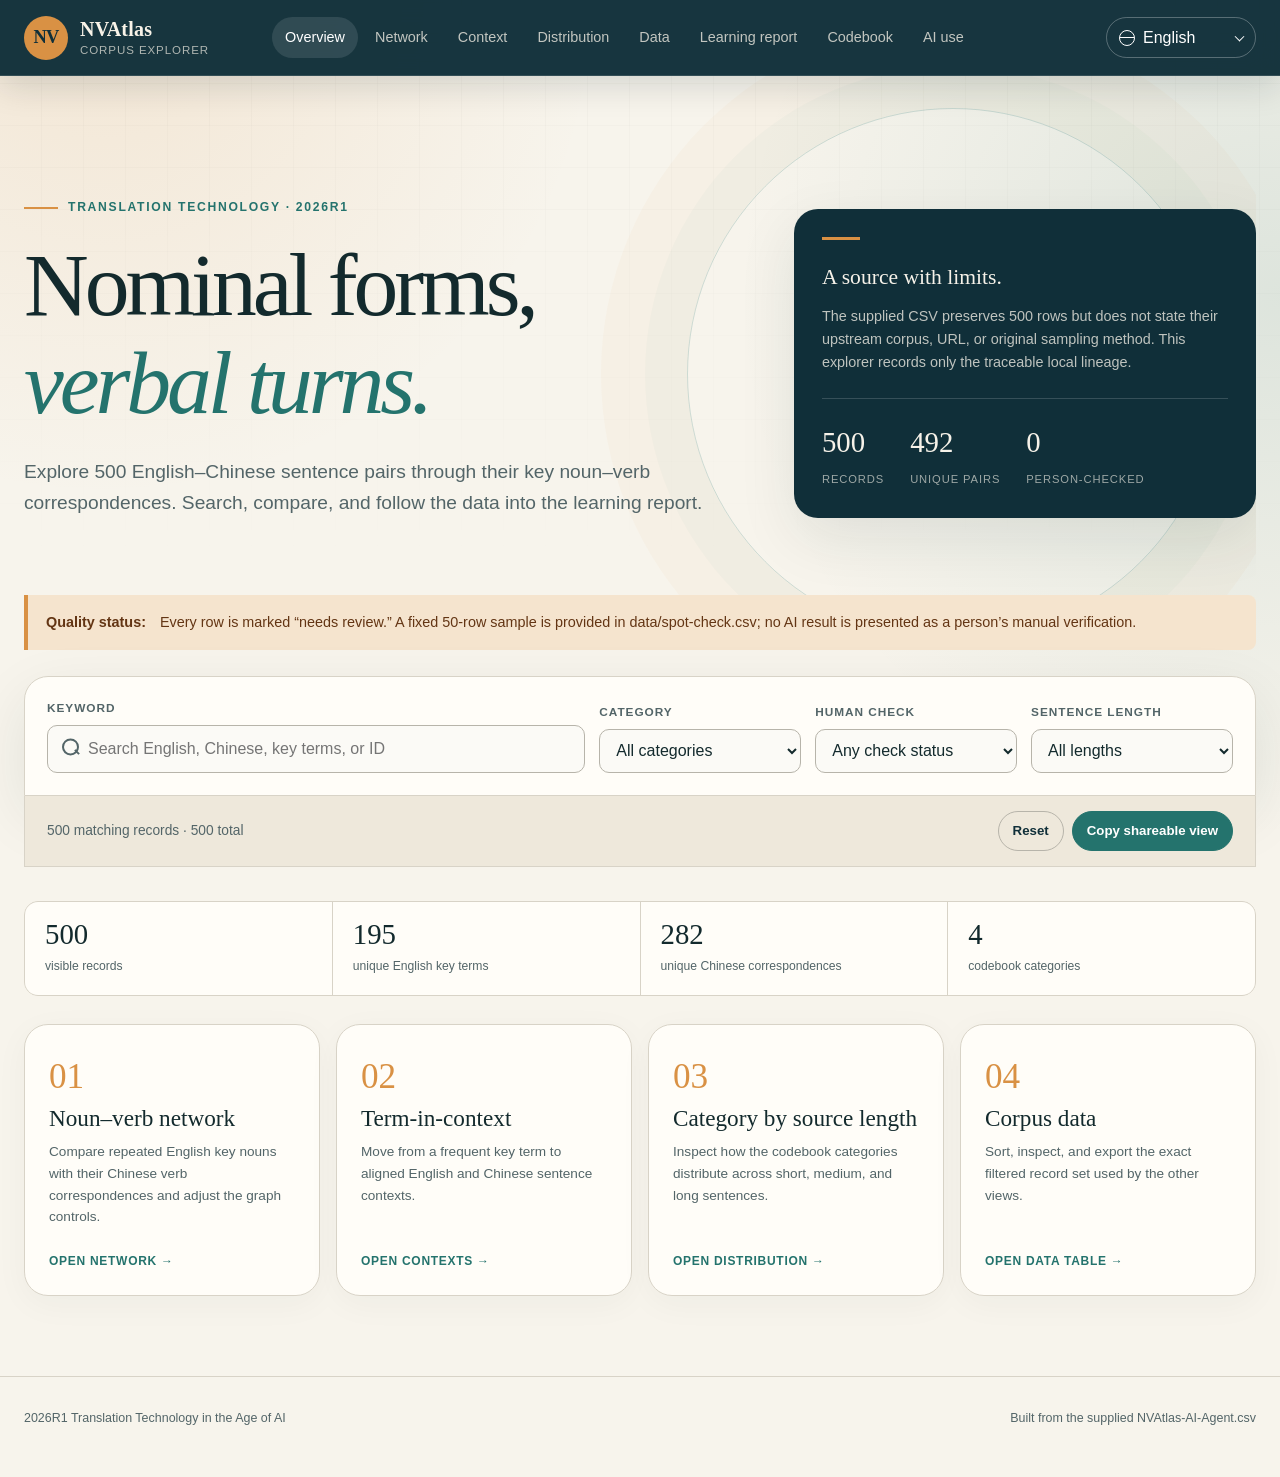
<file: index.html>
<!doctype html>
<html lang="en" data-lang="en">
  <head>
    <meta charset="utf-8">
    <meta name="viewport" content="width=device-width, initial-scale=1">
    <meta name="description" content="A bilingual English and Traditional Chinese corpus explorer for translation research.">
    <title>NVAtlas Corpus Explorer</title>
    <link rel="icon" href="assets/favicon.svg" type="image/svg+xml">
    <link rel="stylesheet" href="assets/styles.css">
    <script src="assets/site.js" defer></script>
    <script src="assets/app.js" defer></script>
  </head>
  <body data-page="overview">
    <a class="skip-link" href="#main" data-en="Skip to content" data-zh="跳至主要內容"></a>
    <header class="site-header">
      <a class="brand" href="index.html" data-aria-en="NVAtlas home" data-aria-zh="NVAtlas 首頁">
        <span class="brand-mark" aria-hidden="true">NV</span>
        <span class="brand-copy">
          <strong>NVAtlas</strong>
          <small data-i18n="brandTagline"></small>
        </span>
      </a>
      <nav class="site-nav" data-aria-en="Main navigation" data-aria-zh="主要導覽">
        <a href="index.html" data-page="overview" data-i18n="navOverview" data-preserve-query></a>
        <a href="network.html" data-page="network" data-i18n="navNetwork" data-preserve-query></a>
        <a href="terms.html" data-page="terms" data-i18n="navTerms" data-preserve-query></a>
        <a href="distribution.html" data-page="distribution" data-i18n="navDistribution" data-preserve-query></a>
        <a href="data.html" data-page="data" data-i18n="navData" data-preserve-query></a>
        <a href="report.html" data-page="report" data-i18n="navReport" data-preserve-query></a>
        <a href="codebook.html" data-page="codebook" data-i18n="navCodebook" data-preserve-query></a>
        <a href="ai-use.html" data-page="ai" data-i18n="navAI" data-preserve-query></a>
      </nav>
      <label class="language-picker">
        <span class="globe" aria-hidden="true"></span>
        <span class="sr-only" data-en="Interface language" data-zh="介面語言"></span>
        <select id="languageSelect" class="language-select" data-aria-en="Interface language" data-aria-zh="介面語言">
          <option value="en">English</option>
          <option value="zh">繁體中文</option>
        </select>
      </label>
    </header>

    <main id="main" class="page-shell">
      <section class="hero" aria-labelledby="hero-title">
        <div>
          <p class="eyebrow">Translation technology · 2026R1</p>
          <h1 id="hero-title">
            <span data-en="Nominal forms," data-zh="名詞形式，"></span>
            <em data-en="verbal turns." data-zh="動詞轉向。"></em>
          </h1>
          <p class="hero-lead">
            <span
              data-en="Explore 500 English–Chinese sentence pairs through their key noun–verb correspondences. Search, compare, and follow the data into the learning report."
              data-zh="透過關鍵名詞與動詞的對應關係，探索 500 組英中句對。你可以搜尋、比較，並沿著資料走進學習報告。"
            ></span>
          </p>
        </div>
        <aside class="hero-note" aria-labelledby="source-note-title">
          <strong id="source-note-title" data-en="A source with limits." data-zh="有界限的來源。"></strong>
          <p
            data-en="The supplied CSV preserves 500 rows but does not state their upstream corpus, URL, or original sampling method. This explorer records only the traceable local lineage."
            data-zh="提供的 CSV 保留 500 筆資料，但沒有註明上游語料庫、網址或原本的取樣方法。本探索器只記錄可追溯的本機來源。"
          ></p>
          <div class="note-stat">
            <div>
              <span id="heroRecordCount">500</span>
              <small data-en="records" data-zh="筆記錄"></small>
            </div>
            <div>
              <span id="heroPairCount">492</span>
              <small data-en="unique pairs" data-zh="組不重複句對"></small>
            </div>
            <div>
              <span id="heroCheckedCount">0</span>
              <small data-en="person-checked" data-zh="筆人工核查"></small>
            </div>
          </div>
        </aside>
      </section>

      <section class="workspace" aria-labelledby="explorer-title">
        <div class="alert" role="note">
          <strong data-en="Quality status:" data-zh="品質狀態："></strong>
          <span
            data-en="Every row is marked “needs review.” A fixed 50-row sample is provided in data/spot-check.csv; no AI result is presented as a person’s manual verification."
            data-zh="所有資料均標示為「待人工複核」。data/spot-check.csv 已提供固定的 50 筆樣本；網站不會把 AI 結果冒充為人工核查。"
          ></span>
        </div>

        <h2 class="sr-only" id="explorer-title">Corpus explorer</h2>
        <form class="control-deck" id="filterForm" autocomplete="off">
          <div class="field">
            <label for="searchInput" data-en="Keyword" data-zh="關鍵詞"></label>
            <div class="search-wrap">
              <input
                id="searchInput"
                name="q"
                type="search"
                data-placeholder-en="Search English, Chinese, key terms, or ID"
                data-placeholder-zh="搜尋英文、中文、關鍵詞或編號"
              >
            </div>
          </div>
          <div class="field">
            <label for="categoryFilter" data-en="Category" data-zh="類別"></label>
            <select id="categoryFilter" name="category">
              <option value="" data-i18n="filterAllCategories"></option>
              <option value="action_process" data-i18n="categoryAction"></option>
              <option value="result_process" data-i18n="categoryResult"></option>
              <option value="state_quality" data-i18n="categoryState"></option>
              <option value="lexical_root" data-i18n="categoryRoot"></option>
            </select>
          </div>
          <div class="field">
            <label for="checkedFilter" data-en="Human check" data-zh="人工核查"></label>
            <select id="checkedFilter" name="checked">
              <option value="" data-i18n="filterAnyCheck"></option>
              <option value="yes" data-i18n="filterChecked"></option>
              <option value="no" data-i18n="filterUnchecked"></option>
            </select>
          </div>
          <div class="field">
            <label for="lengthFilter" data-en="Sentence length" data-zh="句子長度"></label>
            <select id="lengthFilter" name="length">
              <option value="" data-i18n="filterAllLengths"></option>
              <option value="short" data-i18n="lengthShort"></option>
              <option value="medium" data-i18n="lengthMedium"></option>
              <option value="long" data-i18n="lengthLong"></option>
            </select>
          </div>
        </form>

        <div class="workspace-footer">
          <div class="result-summary" id="resultSummary" aria-live="polite"></div>
          <div class="button-row">
            <button class="btn" id="resetFilters" type="button" data-en="Reset" data-zh="重設"></button>
            <button class="btn btn-primary" id="shareView" type="button" data-en="Copy shareable view" data-zh="複製分享連結"></button>
          </div>
        </div>

        <div class="stats-strip" aria-label="Corpus summary">
          <div class="stat">
            <span class="stat-value" id="visibleCount">500</span>
            <span class="stat-label" data-en="visible records" data-zh="目前顯示記錄"></span>
          </div>
          <div class="stat">
            <span class="stat-value" id="termCount">195</span>
            <span class="stat-label" data-en="unique English key terms" data-zh="個不重複英文關鍵詞"></span>
          </div>
          <div class="stat">
            <span class="stat-value" id="targetTermCount">282</span>
            <span class="stat-label" data-en="unique Chinese correspondences" data-zh="個不重複中文對應詞"></span>
          </div>
          <div class="stat">
            <span class="stat-value" id="categoryCount">4</span>
            <span class="stat-label" data-en="codebook categories" data-zh="個分類手冊類別"></span>
          </div>
        </div>

        <nav class="view-index" data-aria-en="Corpus views" data-aria-zh="語料檢視">
          <a class="view-card" href="network.html" data-preserve-query>
            <div>
              <span class="view-number">01</span>
              <h3 data-en="Noun–verb network" data-zh="名詞–動詞網絡"></h3>
              <p data-en="Compare repeated English key nouns with their Chinese verb correspondences and adjust the graph controls." data-zh="比較重複出現的英文關鍵名詞與其中文動詞對應，並調整網絡控制項。"></p>
            </div>
            <span class="view-open" data-en="Open network →" data-zh="開啟網絡圖 →"></span>
          </a>
          <a class="view-card" href="terms.html" data-preserve-query>
            <div>
              <span class="view-number">02</span>
              <h3 data-en="Term-in-context" data-zh="詞語與上下文"></h3>
              <p data-en="Move from a frequent key term to aligned English and Chinese sentence contexts." data-zh="由高頻關鍵詞進入對齊的英文與中文句子上下文。"></p>
            </div>
            <span class="view-open" data-en="Open contexts →" data-zh="開啟上下文 →"></span>
          </a>
          <a class="view-card" href="distribution.html" data-preserve-query>
            <div>
              <span class="view-number">03</span>
              <h3 data-en="Category by source length" data-zh="類別與原文長度"></h3>
              <p data-en="Inspect how the codebook categories distribute across short, medium, and long sentences." data-zh="檢視分類手冊中的類別如何分佈於短、中、長句子。"></p>
            </div>
            <span class="view-open" data-en="Open distribution →" data-zh="開啟分佈圖 →"></span>
          </a>
          <a class="view-card" href="data.html" data-preserve-query>
            <div>
              <span class="view-number">04</span>
              <h3 data-en="Corpus data" data-zh="語料資料"></h3>
              <p data-en="Sort, inspect, and export the exact filtered record set used by the other views." data-zh="排序、檢查並匯出其他檢視使用的同一組篩選記錄。"></p>
            </div>
            <span class="view-open" data-en="Open data table →" data-zh="開啟資料表 →"></span>
          </a>
        </nav>
      </section>
    </main>

    <footer class="site-footer">
      <div class="page-shell">
        <span data-i18n="footerProject"></span>
        <span data-i18n="footerSource"></span>
      </div>
    </footer>
    <div class="toast" id="toast" role="status" aria-live="polite"></div>
  </body>
</html>
</file>
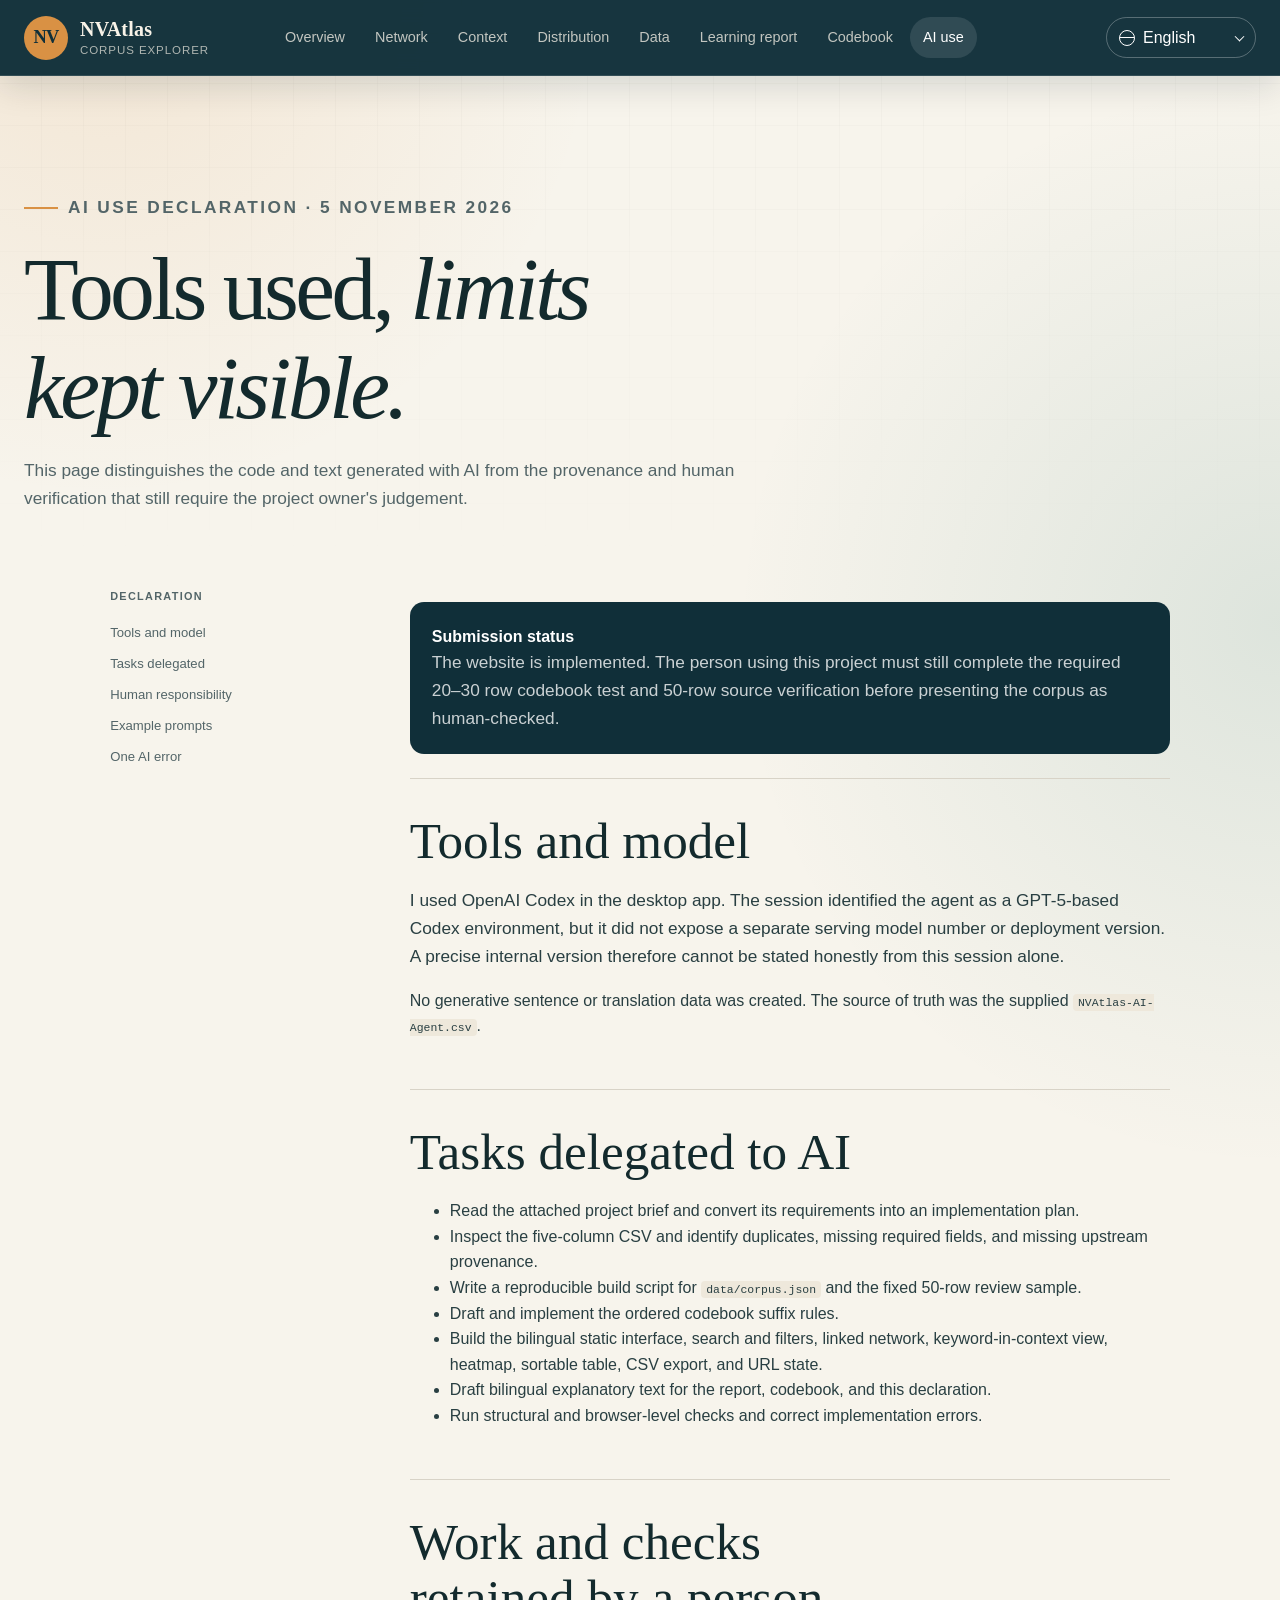
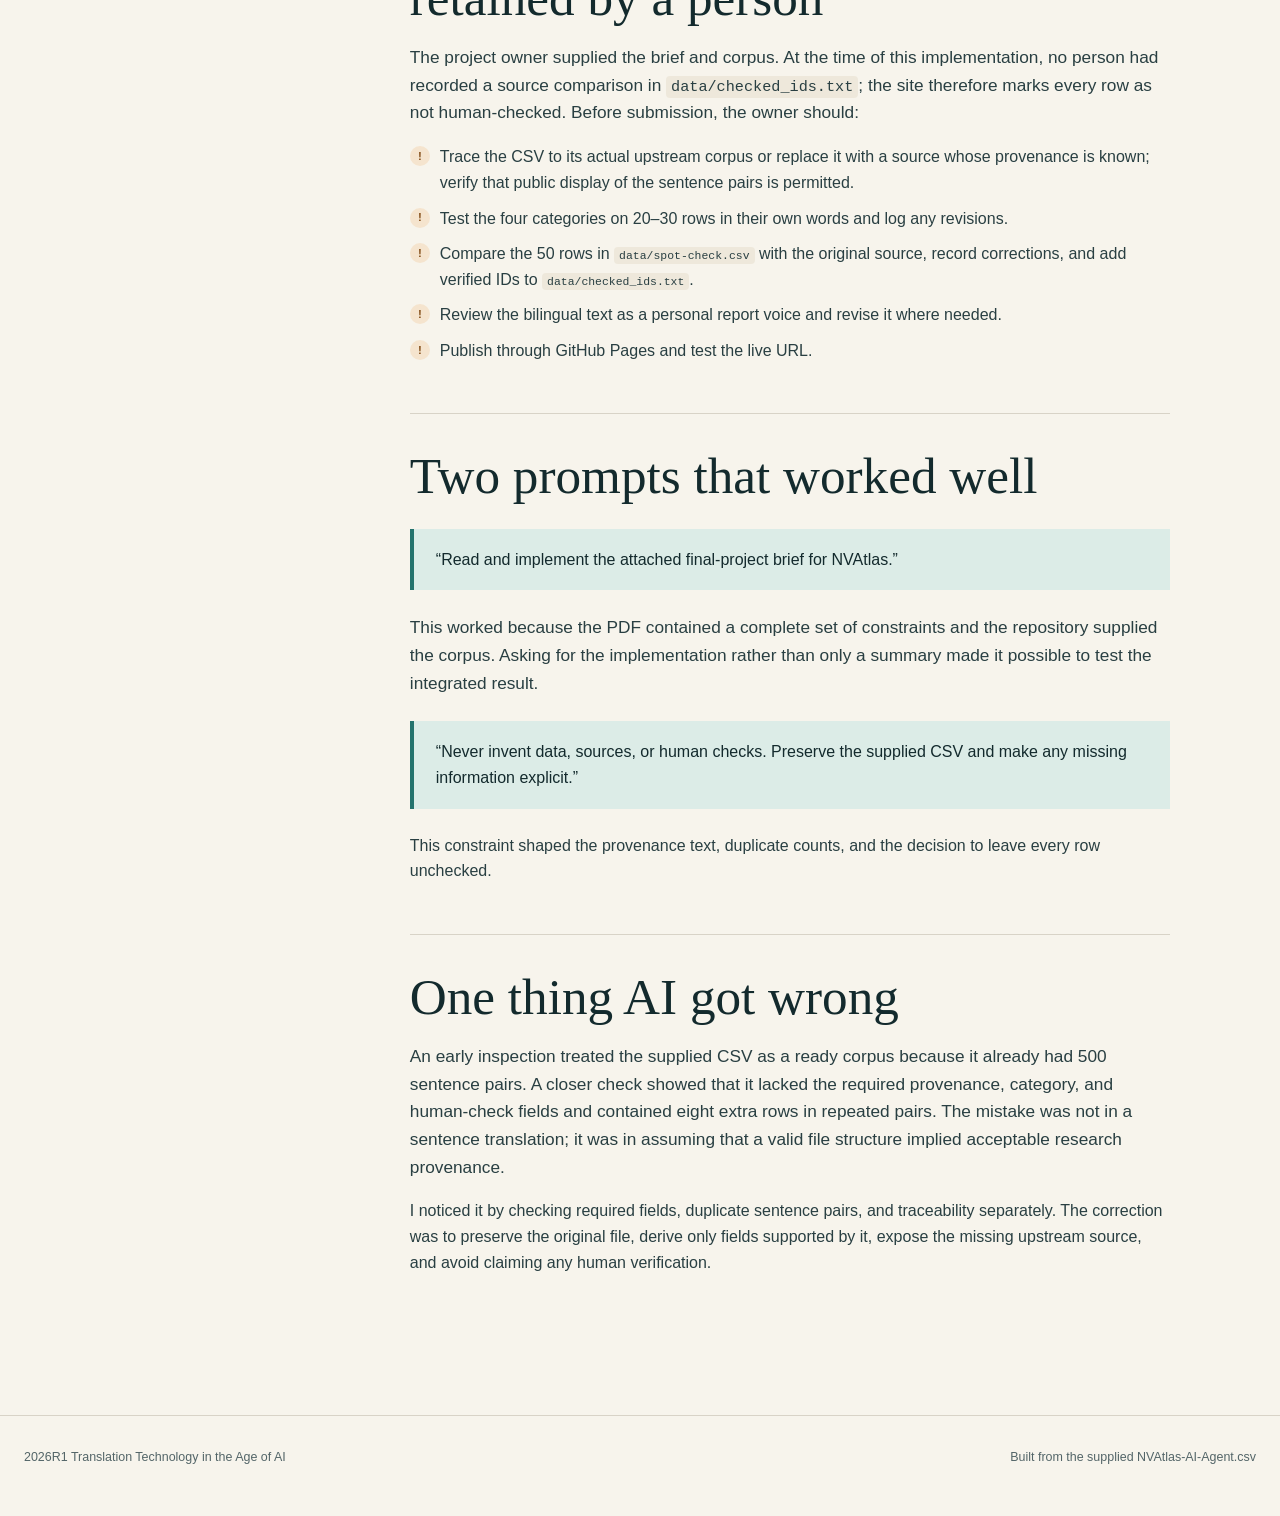
<file: ai-use.html>
<!doctype html>
<html lang="en" data-lang="en">
  <head>
    <meta charset="utf-8">
    <meta name="viewport" content="width=device-width, initial-scale=1">
    <meta name="description" content="AI use declaration for the NVAtlas corpus project.">
    <title>AI use declaration · NVAtlas</title>
    <link rel="icon" href="assets/favicon.svg" type="image/svg+xml">
    <link rel="stylesheet" href="assets/styles.css">
    <script src="assets/site.js" defer></script>
  </head>
  <body data-page="ai">
    <a class="skip-link" href="#main" data-en="Skip to content" data-zh="跳至主要內容"></a>
    <header class="site-header">
      <a class="brand" href="index.html" data-aria-en="NVAtlas home" data-aria-zh="NVAtlas 首頁">
        <span class="brand-mark" aria-hidden="true">NV</span>
        <span class="brand-copy">
          <strong>NVAtlas</strong>
          <small data-i18n="brandTagline"></small>
        </span>
      </a>
      <nav class="site-nav" data-aria-en="Main navigation" data-aria-zh="主要導覽">
        <a href="index.html" data-page="overview" data-i18n="navOverview" data-preserve-query></a>
        <a href="network.html" data-page="network" data-i18n="navNetwork" data-preserve-query></a>
        <a href="terms.html" data-page="terms" data-i18n="navTerms" data-preserve-query></a>
        <a href="distribution.html" data-page="distribution" data-i18n="navDistribution" data-preserve-query></a>
        <a href="data.html" data-page="data" data-i18n="navData" data-preserve-query></a>
        <a href="report.html" data-page="report" data-i18n="navReport" data-preserve-query></a>
        <a href="codebook.html" data-page="codebook" data-i18n="navCodebook" data-preserve-query></a>
        <a href="ai-use.html" data-page="ai" data-i18n="navAI" data-preserve-query></a>
      </nav>
      <label class="language-picker">
        <span class="globe" aria-hidden="true"></span>
        <span class="sr-only" data-en="Interface language" data-zh="介面語言"></span>
        <select id="languageSelect" class="language-select" data-aria-en="Interface language" data-aria-zh="介面語言">
          <option value="en">English</option>
          <option value="zh">繁體中文</option>
        </select>
      </label>
    </header>

    <main id="main" class="page-shell">
      <section class="editorial-hero">
        <p class="eyebrow">AI use declaration · 5 November 2026</p>
        <h1>
          <span data-en="Tools used," data-zh="使用了工具，"></span>
          <em data-en="limits kept visible." data-zh="也保留了界限。"></em>
        </h1>
        <p
          data-en="This page distinguishes the code and text generated with AI from the provenance and human verification that still require the project owner's judgement."
          data-zh="本頁區分由 AI 協助生成的程式碼與文字，以及仍需專案擁有者判斷的來源追溯與人工核查。"
        ></p>
      </section>

      <div class="article-layout">
        <nav class="article-toc" aria-label="Declaration contents">
          <strong data-en="Declaration" data-zh="聲明內容"></strong>
          <a href="#tools" data-en="Tools and model" data-zh="工具與模型"></a>
          <a href="#tasks" data-en="Tasks delegated" data-zh="委託工作"></a>
          <a href="#human" data-en="Human responsibility" data-zh="人的責任"></a>
          <a href="#prompts" data-en="Example prompts" data-zh="提示例子"></a>
          <a href="#error" data-en="One AI error" data-zh="一次 AI 錯誤"></a>
        </nav>

        <article class="article">
          <div class="callout">
            <strong data-en="Submission status" data-zh="提交狀態"></strong>
            <p
              data-en="The website is implemented. The person using this project must still complete the required 20–30 row codebook test and 50-row source verification before presenting the corpus as human-checked."
              data-zh="網站已完成。使用本專案的人仍須完成規定的 20–30 筆分類手冊測試，以及 50 筆來源核查，才可把語料呈現為已人工檢查。"
            ></p>
          </div>

          <section id="tools">
            <div class="lang-version" data-lang="en">
              <h2>Tools and model</h2>
              <p>
                I used OpenAI Codex in the desktop app. The session identified the
                agent as a GPT-5-based Codex environment, but it did not expose a
                separate serving model number or deployment version. A precise
                internal version therefore cannot be stated honestly from this
                session alone.
              </p>
              <p>
                No generative sentence or translation data was created. The source of
                truth was the supplied <code>NVAtlas-AI-Agent.csv</code>.
              </p>
            </div>
            <div class="lang-version" data-lang="zh" hidden>
              <h2>工具與模型</h2>
              <p>
                我使用桌面版 OpenAI Codex。本次工作階段把代理識別為以 GPT-5
                為基礎的 Codex 環境，但沒有另外顯示服務模型編號或部署版本。因此，單憑本次工作階段無法誠實地寫出更精確的內部版本。
              </p>
              <p>
                沒有生成任何句子或翻譯資料。唯一資料來源是提供的
                <code>NVAtlas-AI-Agent.csv</code>。
              </p>
            </div>
          </section>

          <section id="tasks">
            <div class="lang-version" data-lang="en">
              <h2>Tasks delegated to AI</h2>
              <ul>
                <li>Read the attached project brief and convert its requirements into an implementation plan.</li>
                <li>Inspect the five-column CSV and identify duplicates, missing required fields, and missing upstream provenance.</li>
                <li>Write a reproducible build script for <code>data/corpus.json</code> and the fixed 50-row review sample.</li>
                <li>Draft and implement the ordered codebook suffix rules.</li>
                <li>Build the bilingual static interface, search and filters, linked network, keyword-in-context view, heatmap, sortable table, CSV export, and URL state.</li>
                <li>Draft bilingual explanatory text for the report, codebook, and this declaration.</li>
                <li>Run structural and browser-level checks and correct implementation errors.</li>
              </ul>
            </div>
            <div class="lang-version" data-lang="zh" hidden>
              <h2>交由 AI 執行的工作</h2>
              <ul>
                <li>閱讀附上的專案說明，把要求轉換為實作計劃。</li>
                <li>檢查五欄 CSV，找重複資料、缺少的必要欄位及缺失的上游來源。</li>
                <li>撰寫可重現的建置腳本，生成 <code>data/corpus.json</code> 及固定 50 筆核查樣本。</li>
                <li>草擬並實作有次序的分類手冊字尾規則。</li>
                <li>建立雙語靜態介面、搜尋及篩選、互相連結的網絡圖、關鍵詞上下文、熱圖、可排序表格、CSV 匯出和網址狀態。</li>
                <li>草擬學習報告、分類手冊及本聲明的雙語文字。</li>
                <li>進行結構及瀏覽器測試，修正實作錯誤。</li>
              </ul>
            </div>
          </section>

          <section id="human">
            <div class="lang-version" data-lang="en">
              <h2>Work and checks retained by a person</h2>
              <p>
                The project owner supplied the brief and corpus. At the time of this
                implementation, no person had recorded a source comparison in
                <code>data/checked_ids.txt</code>; the site therefore marks every row
                as not human-checked. Before submission, the owner should:
              </p>
              <ul class="checklist">
                <li class="pending">Trace the CSV to its actual upstream corpus or replace it with a source whose provenance is known; verify that public display of the sentence pairs is permitted.</li>
                <li class="pending">Test the four categories on 20–30 rows in their own words and log any revisions.</li>
                <li class="pending">Compare the 50 rows in <code>data/spot-check.csv</code> with the original source, record corrections, and add verified IDs to <code>data/checked_ids.txt</code>.</li>
                <li class="pending">Review the bilingual text as a personal report voice and revise it where needed.</li>
                <li class="pending">Publish through GitHub Pages and test the live URL.</li>
              </ul>
            </div>
            <div class="lang-version" data-lang="zh" hidden>
              <h2>由人保留的工作與核查</h2>
              <p>
                專案擁有者提供了工作說明及語料。截至本次實作，尚未有人在
                <code>data/checked_ids.txt</code> 記錄來源比對結果，因此網站把所有記錄標為未經人工核查。提交前，擁有者應：
              </p>
              <ul class="checklist">
                <li class="pending">追溯 CSV 的真正上游語料庫，或改用來源清楚的資料，並確認句對可在網上公開展示。</li>
                <li class="pending">用自己的文字在 20–30 筆資料上測試四個類別，並記錄任何修訂。</li>
                <li class="pending">把 <code>data/spot-check.csv</code> 的 50 筆資料與原始來源比對，記錄修正，並把核實編號加入 <code>data/checked_ids.txt</code>。</li>
                <li class="pending">以個人報告語氣檢視雙語文字，並按需要改寫。</li>
                <li class="pending">透過 GitHub Pages 發佈並測試實際網址。</li>
              </ul>
            </div>
          </section>

          <section id="prompts">
            <div class="lang-version" data-lang="en">
              <h2>Two prompts that worked well</h2>
              <blockquote>
                “Read and implement the attached final-project brief for NVAtlas.”
              </blockquote>
              <p>
                This worked because the PDF contained a complete set of constraints and
                the repository supplied the corpus. Asking for the implementation
                rather than only a summary made it possible to test the integrated
                result.
              </p>
              <blockquote>
                “Never invent data, sources, or human checks. Preserve the supplied CSV
                and make any missing information explicit.”
              </blockquote>
              <p>
                This constraint shaped the provenance text, duplicate counts, and the
                decision to leave every row unchecked.
              </p>
            </div>
            <div class="lang-version" data-lang="zh" hidden>
              <h2>兩個有效的提示</h2>
              <blockquote>
                「閱讀並為 NVAtlas 實作附上的期末專案說明。」
              </blockquote>
              <p>
                這個提示有效，因為 PDF 包含完整限制，而儲存庫提供了語料。要求直接實作而不只是摘要，使我能夠測試整合後的成果。
              </p>
              <blockquote>
                「不要捏造資料、來源或人工核查。保留提供的 CSV，並清楚呈現任何缺失資訊。」
              </blockquote>
              <p>
                這項限制決定了來源文字、重複計數方式，以及把所有記錄保持為未核查狀態的選擇。
              </p>
            </div>
          </section>

          <section id="error">
            <div class="lang-version" data-lang="en">
              <h2>One thing AI got wrong</h2>
              <p>
                An early inspection treated the supplied CSV as a ready corpus because
                it already had 500 sentence pairs. A closer check showed that it lacked
                the required provenance, category, and human-check fields and contained
                eight extra rows in repeated pairs. The mistake was not in a sentence
                translation; it was in assuming that a valid file structure implied
                acceptable research provenance.
              </p>
              <p>
                I noticed it by checking required fields, duplicate sentence pairs, and
                traceability separately. The correction was to preserve the original
                file, derive only fields supported by it, expose the missing upstream
                source, and avoid claiming any human verification.
              </p>
            </div>
            <div class="lang-version" data-lang="zh" hidden>
              <h2>AI 做錯的一件事</h2>
              <p>
                初步檢查曾因提供的 CSV 已有 500 組句對，而把它當成可直接使用的完整語料。進一步核查後發現，它缺少必要的來源、分類和人工核查欄位，並且有八筆額外記錄落在重複句對中。錯誤不在句子翻譯，而在誤以為檔案結構有效便代表研究來源可接受。
              </p>
              <p>
                我透過分別檢查必要欄位、重複句對及可追溯性發現問題。修正方式是保留原始檔案、只推導它實際支持的欄位、公開缺失的上游來源，並避免聲稱任何人工核查已完成。
              </p>
            </div>
          </section>
        </article>
      </div>
    </main>

    <footer class="site-footer">
      <div class="page-shell">
        <span data-i18n="footerProject"></span>
        <span data-i18n="footerSource"></span>
      </div>
    </footer>
  </body>
</html>
</file>
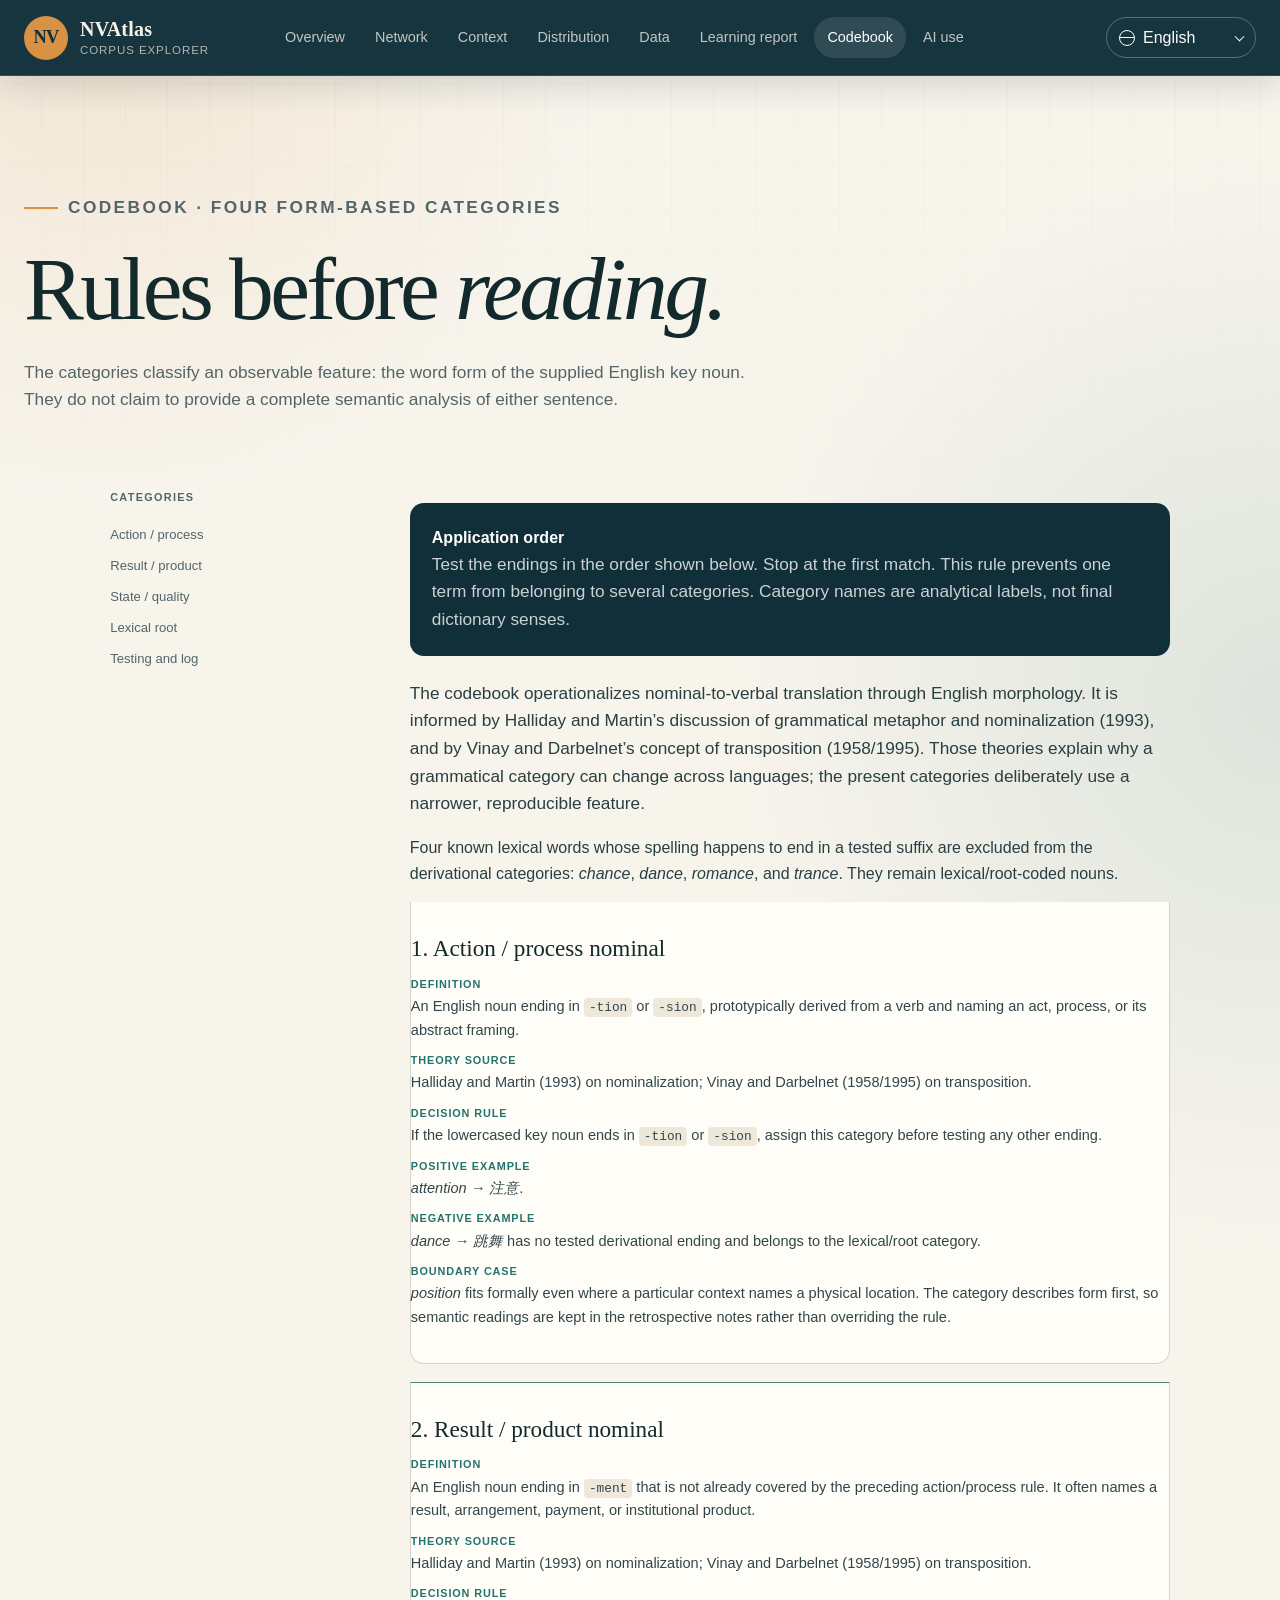
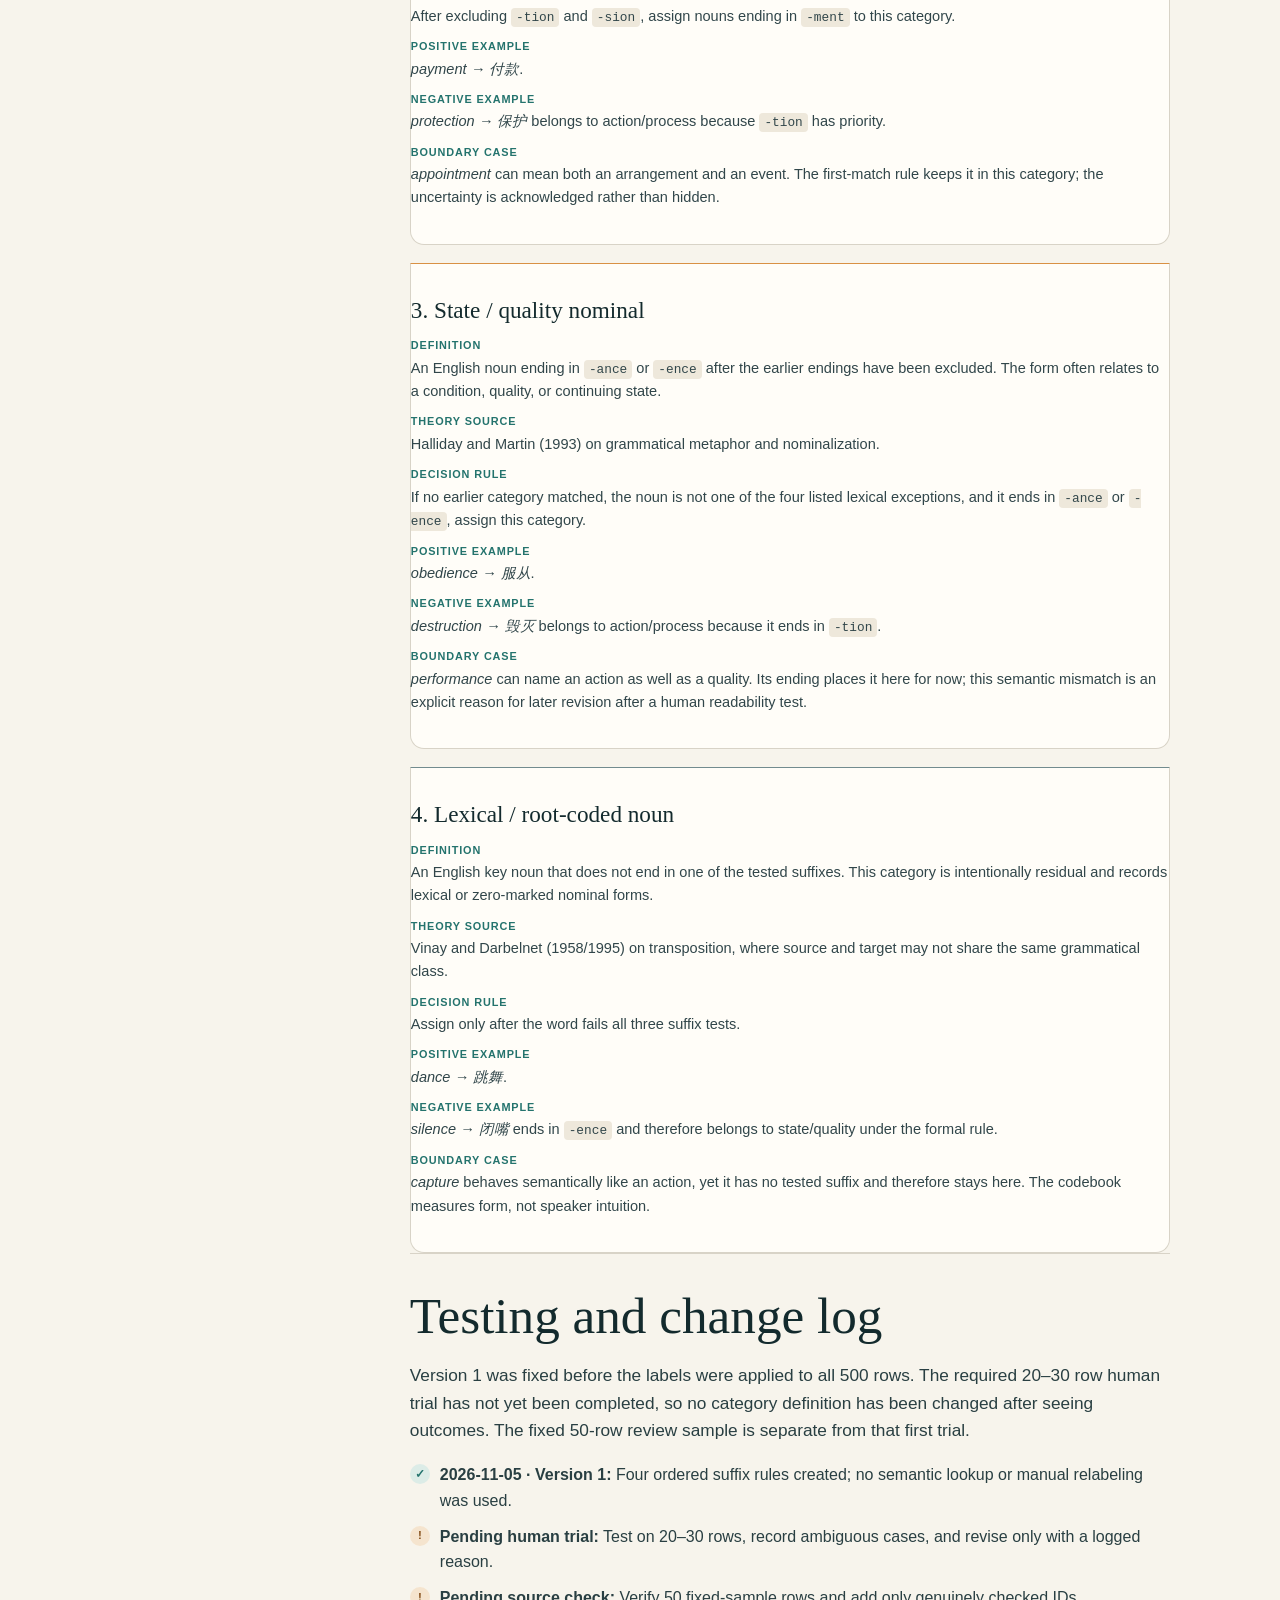
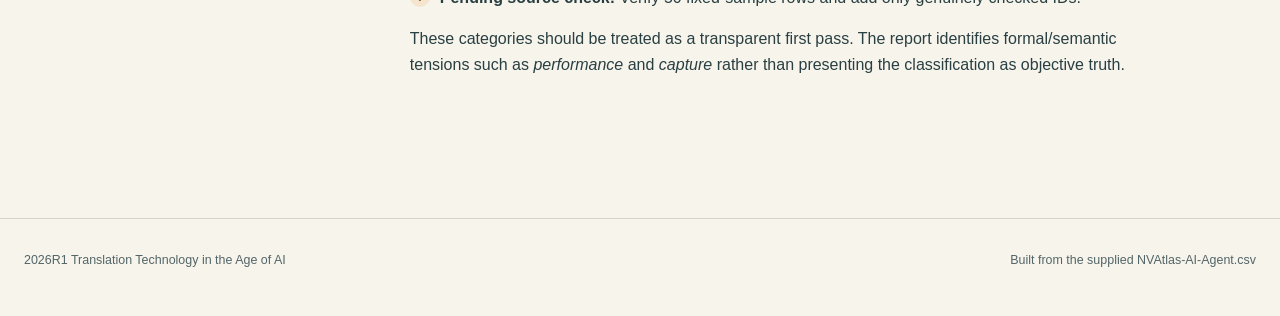
<file: codebook.html>
<!doctype html>
<html lang="en" data-lang="en">
  <head>
    <meta charset="utf-8">
    <meta name="viewport" content="width=device-width, initial-scale=1">
    <meta name="description" content="Codebook for the NVAtlas nominal-to-verbal corpus.">
    <title>Codebook · NVAtlas</title>
    <link rel="icon" href="assets/favicon.svg" type="image/svg+xml">
    <link rel="stylesheet" href="assets/styles.css">
    <script src="assets/site.js" defer></script>
  </head>
  <body data-page="codebook">
    <a class="skip-link" href="#main" data-en="Skip to content" data-zh="跳至主要內容"></a>
    <header class="site-header">
      <a class="brand" href="index.html" data-aria-en="NVAtlas home" data-aria-zh="NVAtlas 首頁">
        <span class="brand-mark" aria-hidden="true">NV</span>
        <span class="brand-copy">
          <strong>NVAtlas</strong>
          <small data-i18n="brandTagline"></small>
        </span>
      </a>
      <nav class="site-nav" data-aria-en="Main navigation" data-aria-zh="主要導覽">
        <a href="index.html" data-page="overview" data-i18n="navOverview" data-preserve-query></a>
        <a href="network.html" data-page="network" data-i18n="navNetwork" data-preserve-query></a>
        <a href="terms.html" data-page="terms" data-i18n="navTerms" data-preserve-query></a>
        <a href="distribution.html" data-page="distribution" data-i18n="navDistribution" data-preserve-query></a>
        <a href="data.html" data-page="data" data-i18n="navData" data-preserve-query></a>
        <a href="report.html" data-page="report" data-i18n="navReport" data-preserve-query></a>
        <a href="codebook.html" data-page="codebook" data-i18n="navCodebook" data-preserve-query></a>
        <a href="ai-use.html" data-page="ai" data-i18n="navAI" data-preserve-query></a>
      </nav>
      <label class="language-picker">
        <span class="globe" aria-hidden="true"></span>
        <span class="sr-only" data-en="Interface language" data-zh="介面語言"></span>
        <select id="languageSelect" class="language-select" data-aria-en="Interface language" data-aria-zh="介面語言">
          <option value="en">English</option>
          <option value="zh">繁體中文</option>
        </select>
      </label>
    </header>

    <main id="main" class="page-shell">
      <section class="editorial-hero">
        <p class="eyebrow">Codebook · four form-based categories</p>
        <h1>
          <span data-en="Rules before" data-zh="先定規則，"></span>
          <em data-en="reading." data-zh="後作判讀。"></em>
        </h1>
        <p
          data-en="The categories classify an observable feature: the word form of the supplied English key noun. They do not claim to provide a complete semantic analysis of either sentence."
          data-zh="這些類別分類一項可觀察特徵：提供資料中英文關鍵名詞的詞形。它們不代表對任一句子已完成完整的語意分析。"
        ></p>
      </section>

      <div class="article-layout">
        <nav class="article-toc" aria-label="Codebook contents">
          <strong data-en="Categories" data-zh="分類類別"></strong>
          <a href="#action" data-en="Action / process" data-zh="動作／過程"></a>
          <a href="#result" data-en="Result / product" data-zh="結果／成品"></a>
          <a href="#state" data-en="State / quality" data-zh="狀態／性質"></a>
          <a href="#root" data-en="Lexical root" data-zh="詞根式名詞"></a>
          <a href="#testing" data-en="Testing and log" data-zh="測試與日誌"></a>
        </nav>

        <article class="article">
          <div class="lang-version" data-lang="en">
            <div class="callout">
              <strong>Application order</strong>
              <p>
                Test the endings in the order shown below. Stop at the first match.
                This rule prevents one term from belonging to several categories.
                Category names are analytical labels, not final dictionary senses.
              </p>
            </div>
            <p>
              The codebook operationalizes nominal-to-verbal translation through
              English morphology. It is informed by Halliday and Martin’s discussion
              of grammatical metaphor and nominalization (1993), and by Vinay and
              Darbelnet’s concept of transposition (1958/1995). Those theories explain
              why a grammatical category can change across languages; the present
              categories deliberately use a narrower, reproducible feature.
            </p>
            <p>
              Four known lexical words whose spelling happens to end in a tested
              suffix are excluded from the derivational categories:
              <em>chance</em>, <em>dance</em>, <em>romance</em>, and
              <em>trance</em>. They remain lexical/root-coded nouns.
            </p>
          </div>
          <div class="lang-version" data-lang="zh" hidden>
            <div class="callout">
              <strong>套用次序</strong>
              <p>
                按以下次序檢查字尾，遇到第一個符合的規則便停止。這樣可避免同一詞語落入多個類別。類別名稱是分析標籤，不是最終的詞典義項。
              </p>
            </div>
            <p>
              本分類手冊透過英文構詞特徵來操作「名詞轉動詞」問題，理論上參考
              Halliday 與 Martin 對語法隱喻及名詞化的討論（1993），以及 Vinay 與
              Darbelnet 的詞類轉換概念（1958/1995）。這些理論說明跨語言時語法類別為何可能改變；本分類則刻意採用較窄且可重現的詞形特徵。
            </p>
            <p>
              四個詞語的拼寫剛好以測試字尾結束，但並非本規則要處理的派生詞：
              <em>chance</em>、<em>dance</em>、<em>romance</em>、<em>trance</em>。
              它們保留在詞根式名詞。
            </p>
          </div>

          <div class="codebook-grid">
            <section class="codebook-card" id="action">
              <div class="lang-version" data-lang="en">
                <h3>1. Action / process nominal</h3>
                <dl>
                  <div>
                    <dt>Definition</dt>
                    <dd>An English noun ending in <code>-tion</code> or <code>-sion</code>, prototypically derived from a verb and naming an act, process, or its abstract framing.</dd>
                  </div>
                  <div>
                    <dt>Theory source</dt>
                    <dd>Halliday and Martin (1993) on nominalization; Vinay and Darbelnet (1958/1995) on transposition.</dd>
                  </div>
                  <div>
                    <dt>Decision rule</dt>
                    <dd>If the lowercased key noun ends in <code>-tion</code> or <code>-sion</code>, assign this category before testing any other ending.</dd>
                  </div>
                  <div>
                    <dt>Positive example</dt>
                    <dd><em>attention → 注意</em>.</dd>
                  </div>
                  <div>
                    <dt>Negative example</dt>
                    <dd><em>dance → 跳舞</em> has no tested derivational ending and belongs to the lexical/root category.</dd>
                  </div>
                  <div>
                    <dt>Boundary case</dt>
                    <dd><em>position</em> fits formally even where a particular context names a physical location. The category describes form first, so semantic readings are kept in the retrospective notes rather than overriding the rule.</dd>
                  </div>
                </dl>
              </div>
              <div class="lang-version" data-lang="zh" hidden>
                <h3>1. 動作／過程名詞化</h3>
                <dl>
                  <div>
                    <dt>定義</dt>
                    <dd>以 <code>-tion</code> 或 <code>-sion</code> 結尾的英文名詞，典型上由動詞派生，用來命名動作、過程或對它們的抽象概括。</dd>
                  </div>
                  <div>
                    <dt>理論來源</dt>
                    <dd>Halliday 與 Martin（1993）的名詞化討論；Vinay 與 Darbelnet（1958/1995）的詞類轉換概念。</dd>
                  </div>
                  <div>
                    <dt>判斷規則</dt>
                    <dd>若小寫關鍵名詞以 <code>-tion</code> 或 <code>-sion</code> 結尾，先於其他字尾檢查並歸入此類。</dd>
                  </div>
                  <div>
                    <dt>正面例子</dt>
                    <dd><em>attention → 注意</em>。</dd>
                  </div>
                  <div>
                    <dt>反面例子</dt>
                    <dd><em>dance → 跳舞</em> 沒有上述測試字尾，應歸入詞根式名詞。</dd>
                  </div>
                  <div>
                    <dt>邊界例子</dt>
                    <dd>即使某些語境中的 <em>position</em> 指實際位置，它在形式上仍符合本類。類別先描述詞形，因此語意觀察留給補充說明，而不推翻可重現的規則。</dd>
                  </div>
                </dl>
              </div>
            </section>

            <section class="codebook-card" id="result">
              <div class="lang-version" data-lang="en">
                <h3>2. Result / product nominal</h3>
                <dl>
                  <div>
                    <dt>Definition</dt>
                    <dd>An English noun ending in <code>-ment</code> that is not already covered by the preceding action/process rule. It often names a result, arrangement, payment, or institutional product.</dd>
                  </div>
                  <div>
                    <dt>Theory source</dt>
                    <dd>Halliday and Martin (1993) on nominalization; Vinay and Darbelnet (1958/1995) on transposition.</dd>
                  </div>
                  <div>
                    <dt>Decision rule</dt>
                    <dd>After excluding <code>-tion</code> and <code>-sion</code>, assign nouns ending in <code>-ment</code> to this category.</dd>
                  </div>
                  <div>
                    <dt>Positive example</dt>
                    <dd><em>payment → 付款</em>.</dd>
                  </div>
                  <div>
                    <dt>Negative example</dt>
                    <dd><em>protection → 保护</em> belongs to action/process because <code>-tion</code> has priority.</dd>
                  </div>
                  <div>
                    <dt>Boundary case</dt>
                    <dd><em>appointment</em> can mean both an arrangement and an event. The first-match rule keeps it in this category; the uncertainty is acknowledged rather than hidden.</dd>
                  </div>
                </dl>
              </div>
              <div class="lang-version" data-lang="zh" hidden>
                <h3>2. 結果／成品名詞化</h3>
                <dl>
                  <div>
                    <dt>定義</dt>
                    <dd>未被前一項動作／過程規則涵蓋、以 <code>-ment</code> 結尾的英文名詞。這類詞常用來命名結果、安排、付款或制度成品。</dd>
                  </div>
                  <div>
                    <dt>理論來源</dt>
                    <dd>Halliday 與 Martin（1993）的名詞化討論；Vinay 與 Darbelnet（1958/1995）的詞類轉換概念。</dd>
                  </div>
                  <div>
                    <dt>判斷規則</dt>
                    <dd>先排除 <code>-tion</code> 和 <code>-sion</code>，再把以 <code>-ment</code> 結尾的名詞歸入此類。</dd>
                  </div>
                  <div>
                    <dt>正面例子</dt>
                    <dd><em>payment → 付款</em>。</dd>
                  </div>
                  <div>
                    <dt>反面例子</dt>
                    <dd><em>protection → 保护</em> 因 <code>-tion</code> 優先而歸入動作／過程。</dd>
                  </div>
                  <div>
                    <dt>邊界例子</dt>
                    <dd><em>appointment</em> 可指安排，也可指事件。先到先得規則把它留在本類，並明示這種不確定性。</dd>
                  </div>
                </dl>
              </div>
            </section>

            <section class="codebook-card" id="state">
              <div class="lang-version" data-lang="en">
                <h3>3. State / quality nominal</h3>
                <dl>
                  <div>
                    <dt>Definition</dt>
                    <dd>An English noun ending in <code>-ance</code> or <code>-ence</code> after the earlier endings have been excluded. The form often relates to a condition, quality, or continuing state.</dd>
                  </div>
                  <div>
                    <dt>Theory source</dt>
                    <dd>Halliday and Martin (1993) on grammatical metaphor and nominalization.</dd>
                  </div>
                  <div>
                    <dt>Decision rule</dt>
                    <dd>If no earlier category matched, the noun is not one of the four listed lexical exceptions, and it ends in <code>-ance</code> or <code>-ence</code>, assign this category.</dd>
                  </div>
                  <div>
                    <dt>Positive example</dt>
                    <dd><em>obedience → 服从</em>.</dd>
                  </div>
                  <div>
                    <dt>Negative example</dt>
                    <dd><em>destruction → 毁灭</em> belongs to action/process because it ends in <code>-tion</code>.</dd>
                  </div>
                  <div>
                    <dt>Boundary case</dt>
                    <dd><em>performance</em> can name an action as well as a quality. Its ending places it here for now; this semantic mismatch is an explicit reason for later revision after a human readability test.</dd>
                  </div>
                </dl>
              </div>
              <div class="lang-version" data-lang="zh" hidden>
                <h3>3. 狀態／性質名詞化</h3>
                <dl>
                  <div>
                    <dt>定義</dt>
                    <dd>在排除先前字尾後，以 <code>-ance</code> 或 <code>-ence</code> 結尾的英文名詞。這類詞形常與狀態、性質或持續情況有關。</dd>
                  </div>
                  <div>
                    <dt>理論來源</dt>
                    <dd>Halliday 與 Martin（1993）的語法隱喻及名詞化討論。</dd>
                  </div>
                  <div>
                    <dt>判斷規則</dt>
                    <dd>若未符合較早類別、詞語不在上述四個例外中，且關鍵名詞以 <code>-ance</code> 或 <code>-ence</code> 結尾，便歸入此類。</dd>
                  </div>
                  <div>
                    <dt>正面例子</dt>
                    <dd><em>obedience → 服从</em>。</dd>
                  </div>
                  <div>
                    <dt>反面例子</dt>
                    <dd><em>destruction → 毁灭</em> 以 <code>-tion</code> 結尾，應歸入動作／過程。</dd>
                  </div>
                  <div>
                    <dt>邊界例子</dt>
                    <dd><em>performance</em> 可指動作，也可指性質表現。目前按字尾歸入本類；這種語意落差正是日後人工可讀性測試後修訂規則的理由。</dd>
                  </div>
                </dl>
              </div>
            </section>

            <section class="codebook-card" id="root">
              <div class="lang-version" data-lang="en">
                <h3>4. Lexical / root-coded noun</h3>
                <dl>
                  <div>
                    <dt>Definition</dt>
                    <dd>An English key noun that does not end in one of the tested suffixes. This category is intentionally residual and records lexical or zero-marked nominal forms.</dd>
                  </div>
                  <div>
                    <dt>Theory source</dt>
                    <dd>Vinay and Darbelnet (1958/1995) on transposition, where source and target may not share the same grammatical class.</dd>
                  </div>
                  <div>
                    <dt>Decision rule</dt>
                    <dd>Assign only after the word fails all three suffix tests.</dd>
                  </div>
                  <div>
                    <dt>Positive example</dt>
                    <dd><em>dance → 跳舞</em>.</dd>
                  </div>
                  <div>
                    <dt>Negative example</dt>
                    <dd><em>silence → 闭嘴</em> ends in <code>-ence</code> and therefore belongs to state/quality under the formal rule.</dd>
                  </div>
                  <div>
                    <dt>Boundary case</dt>
                    <dd><em>capture</em> behaves semantically like an action, yet it has no tested suffix and therefore stays here. The codebook measures form, not speaker intuition.</dd>
                  </div>
                </dl>
              </div>
              <div class="lang-version" data-lang="zh" hidden>
                <h3>4. 詞根式名詞</h3>
                <dl>
                  <div>
                    <dt>定義</dt>
                    <dd>不以任何測試字尾結尾的英文關鍵名詞。此類刻意保留為餘項，用來記錄詞根形式或零形式名詞。</dd>
                  </div>
                  <div>
                    <dt>理論來源</dt>
                    <dd>Vinay 與 Darbelnet（1958/1995）的詞類轉換概念；原文與譯文不必屬於相同詞類。</dd>
                  </div>
                  <div>
                    <dt>判斷規則</dt>
                    <dd>只有在詞語未通過前三項字尾測試時才歸入此類。</dd>
                  </div>
                  <div>
                    <dt>正面例子</dt>
                    <dd><em>dance → 跳舞</em>。</dd>
                  </div>
                  <div>
                    <dt>反面例子</dt>
                    <dd><em>silence → 闭嘴</em> 以 <code>-ence</code> 結尾，按形式規則歸入狀態／性質。</dd>
                  </div>
                  <div>
                    <dt>邊界例子</dt>
                    <dd><em>capture</em> 在語意上像動作，但沒有測試字尾，因此仍留在此類。本手冊衡量詞形，不衡量說話者的直覺。</dd>
                  </div>
                </dl>
              </div>
            </section>
          </div>

          <section id="testing">
            <div class="lang-version" data-lang="en">
              <h2>Testing and change log</h2>
              <p>
                Version 1 was fixed before the labels were applied to all 500 rows.
                The required 20–30 row human trial has not yet been completed, so no
                category definition has been changed after seeing outcomes. The fixed
                50-row review sample is separate from that first trial.
              </p>
              <ul class="checklist">
                <li><strong>2026-11-05 · Version 1:</strong> Four ordered suffix rules created; no semantic lookup or manual relabeling was used.</li>
                <li class="pending"><strong>Pending human trial:</strong> Test on 20–30 rows, record ambiguous cases, and revise only with a logged reason.</li>
                <li class="pending"><strong>Pending source check:</strong> Verify 50 fixed-sample rows and add only genuinely checked IDs.</li>
              </ul>
              <p>
                These categories should be treated as a transparent first pass. The
                report identifies formal/semantic tensions such as
                <em>performance</em> and <em>capture</em> rather than presenting the
                classification as objective truth.
              </p>
            </div>
            <div class="lang-version" data-lang="zh" hidden>
              <h2>測試與變更日誌</h2>
              <p>
                第一版規則在把標籤套用到全部 500 筆資料前便已確定。規定所需的 20–30
                筆人工測試尚未完成，因此沒有在看到結果後改動任何類別定義。固定的 50
                筆核查樣本與第一次小規模測試是分開的工作。
              </p>
              <ul class="checklist">
                <li><strong>2026-11-05 · 第一版：</strong>建立四項有次序的字尾規則；沒有採用語意查表或逐筆手動重標。</li>
                <li class="pending"><strong>待完成的人工測試：</strong>以 20–30 筆記錄測試，記下爭議個案，並只按有記錄的理由修訂。</li>
                <li class="pending"><strong>待完成的來源核查：</strong>核實固定 50 筆樣本，只加入真正核查過的編號。</li>
              </ul>
              <p>
                這些類別應被視為透明的第一輪處理。報告會指出
                <em>performance</em>、<em>capture</em> 等形式與語意之間的張力，而不是把分類說成客觀真理。
              </p>
            </div>
          </section>
        </article>
      </div>
    </main>

    <footer class="site-footer">
      <div class="page-shell">
        <span data-i18n="footerProject"></span>
        <span data-i18n="footerSource"></span>
      </div>
    </footer>
  </body>
</html>
</file>
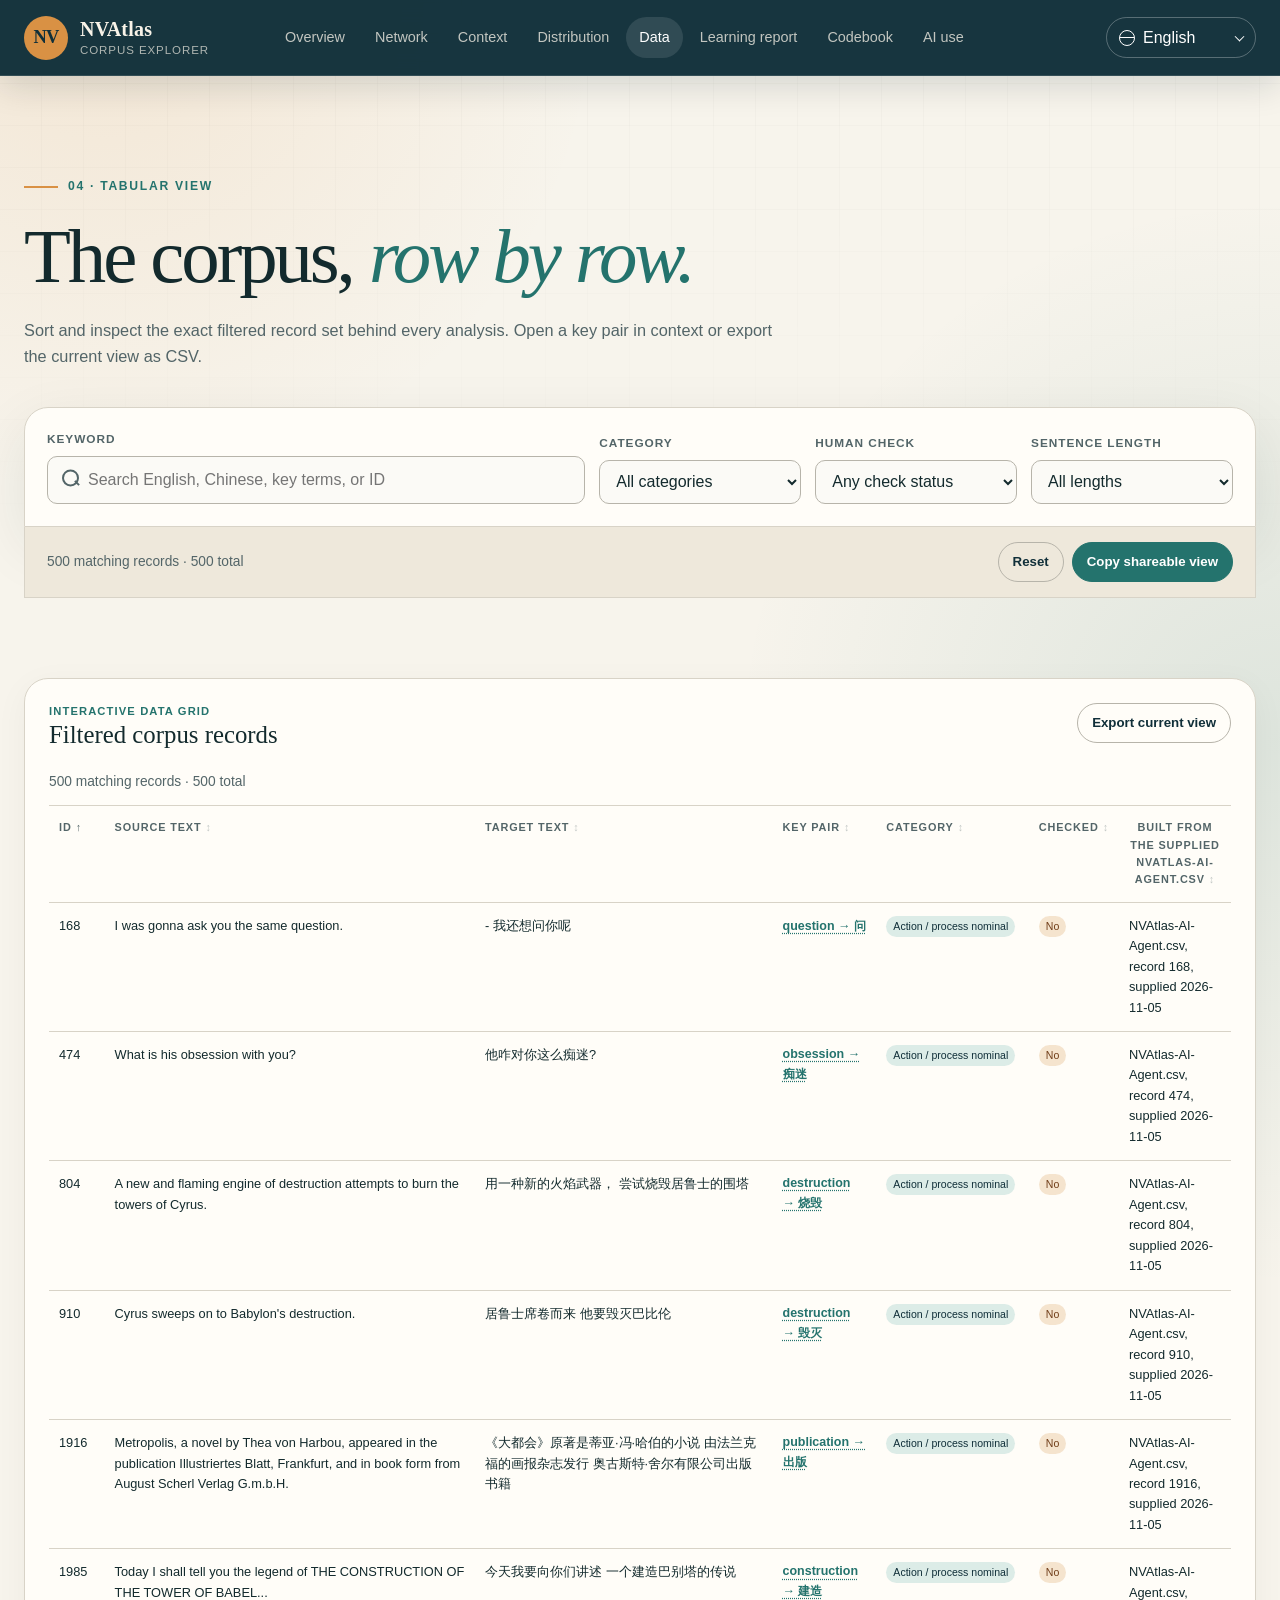
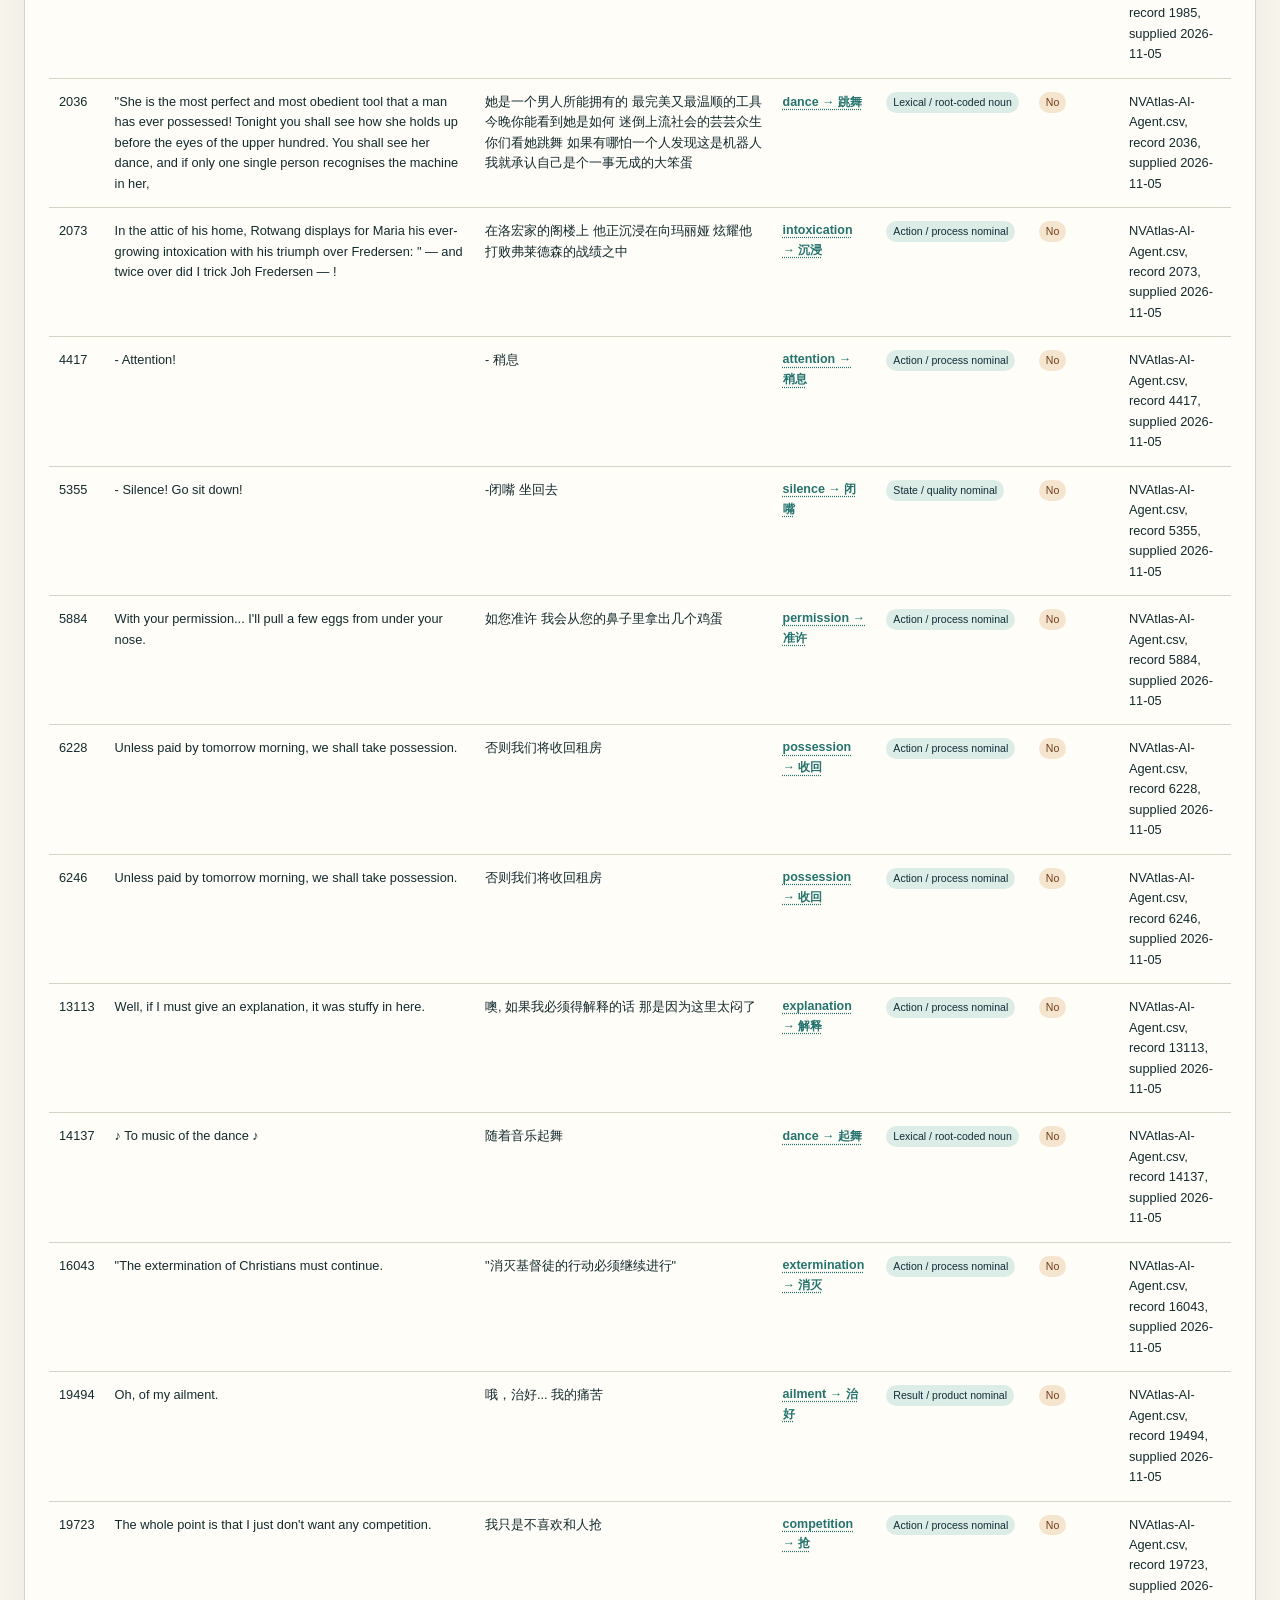
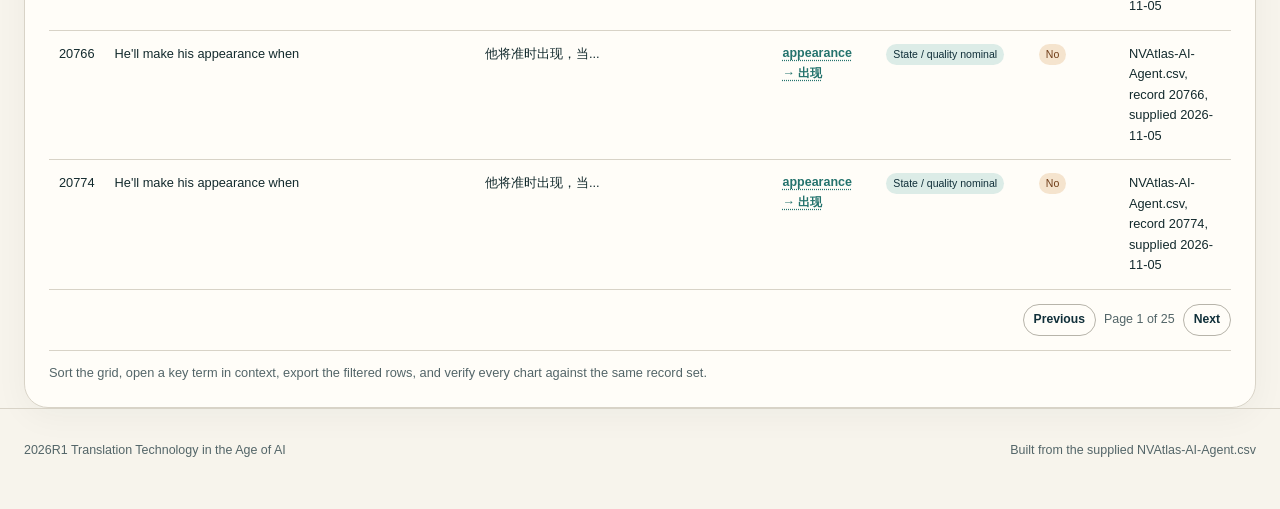
<file: data.html>
<!doctype html>
<html lang="en" data-lang="en">
  <head>
    <meta charset="utf-8">
    <meta name="viewport" content="width=device-width, initial-scale=1">
    <meta name="description" content="Searchable and sortable NVAtlas corpus data table.">
    <title>Corpus data · NVAtlas</title>
    <link rel="icon" href="assets/favicon.svg" type="image/svg+xml">
    <link rel="stylesheet" href="assets/styles.css">
    <script src="assets/site.js" defer></script>
    <script src="assets/app.js" defer></script>
  </head>
  <body data-page="data">
    <a class="skip-link" href="#main" data-en="Skip to content" data-zh="跳至主要內容"></a>
    <header class="site-header">
      <a class="brand" href="index.html" data-aria-en="NVAtlas home" data-aria-zh="NVAtlas 首頁">
        <span class="brand-mark" aria-hidden="true">NV</span>
        <span class="brand-copy"><strong>NVAtlas</strong><small data-i18n="brandTagline"></small></span>
      </a>
      <nav class="site-nav" data-aria-en="Main navigation" data-aria-zh="主要導覽">
        <a href="index.html" data-page="overview" data-i18n="navOverview" data-preserve-query></a>
        <a href="network.html" data-page="network" data-i18n="navNetwork" data-preserve-query></a>
        <a href="terms.html" data-page="terms" data-i18n="navTerms" data-preserve-query></a>
        <a href="distribution.html" data-page="distribution" data-i18n="navDistribution" data-preserve-query></a>
        <a href="data.html" data-page="data" data-i18n="navData" data-preserve-query></a>
        <a href="report.html" data-page="report" data-i18n="navReport" data-preserve-query></a>
        <a href="codebook.html" data-page="codebook" data-i18n="navCodebook" data-preserve-query></a>
        <a href="ai-use.html" data-page="ai" data-i18n="navAI" data-preserve-query></a>
      </nav>
      <label class="language-picker">
        <span class="globe" aria-hidden="true"></span>
        <span class="sr-only" data-en="Interface language" data-zh="介面語言"></span>
        <select id="languageSelect" class="language-select" data-aria-en="Interface language" data-aria-zh="介面語言">
          <option value="en">English</option>
          <option value="zh">繁體中文</option>
        </select>
      </label>
    </header>

    <main id="main" class="page-shell">
      <section class="view-hero" aria-labelledby="view-title">
        <p class="eyebrow">04 · Tabular view</p>
        <h1 id="view-title"><span data-en="The corpus," data-zh="語料"></span> <em data-en="row by row." data-zh="逐筆檢視。"></em></h1>
        <p data-en="Sort and inspect the exact filtered record set behind every analysis. Open a key pair in context or export the current view as CSV." data-zh="排序並檢查所有分析背後的同一組篩選記錄。可開啟關鍵詞對的上下文，或把目前檢視匯出為 CSV。"></p>
      </section>

      <section class="workspace" aria-label="Corpus filters">
        <form class="control-deck" id="filterForm" autocomplete="off">
          <div class="field">
            <label for="searchInput" data-en="Keyword" data-zh="關鍵詞"></label>
            <div class="search-wrap">
              <input id="searchInput" type="search" data-placeholder-en="Search English, Chinese, key terms, or ID" data-placeholder-zh="搜尋英文、中文、關鍵詞或編號">
            </div>
          </div>
          <div class="field">
            <label for="categoryFilter" data-en="Category" data-zh="類別"></label>
            <select id="categoryFilter">
              <option value="" data-i18n="filterAllCategories"></option>
              <option value="action_process" data-i18n="categoryAction"></option>
              <option value="result_process" data-i18n="categoryResult"></option>
              <option value="state_quality" data-i18n="categoryState"></option>
              <option value="lexical_root" data-i18n="categoryRoot"></option>
            </select>
          </div>
          <div class="field">
            <label for="checkedFilter" data-en="Human check" data-zh="人工核查"></label>
            <select id="checkedFilter">
              <option value="" data-i18n="filterAnyCheck"></option>
              <option value="yes" data-i18n="filterChecked"></option>
              <option value="no" data-i18n="filterUnchecked"></option>
            </select>
          </div>
          <div class="field">
            <label for="lengthFilter" data-en="Sentence length" data-zh="句子長度"></label>
            <select id="lengthFilter">
              <option value="" data-i18n="filterAllLengths"></option>
              <option value="short" data-i18n="lengthShort"></option>
              <option value="medium" data-i18n="lengthMedium"></option>
              <option value="long" data-i18n="lengthLong"></option>
            </select>
          </div>
        </form>
        <div class="workspace-footer">
          <div class="result-summary" id="resultSummary" aria-live="polite"></div>
          <div class="button-row">
            <button class="btn" id="resetFilters" type="button" data-en="Reset" data-zh="重設"></button>
            <button class="btn btn-primary" id="shareView" type="button" data-en="Copy shareable view" data-zh="複製分享連結"></button>
          </div>
        </div>
      </section>

      <section class="panel" aria-labelledby="table-title">
        <div class="panel-head">
          <div>
            <p class="panel-kicker">Interactive data grid</p>
            <h2 class="panel-title" id="table-title" data-en="Filtered corpus records" data-zh="篩選後的語料記錄"></h2>
          </div>
          <button class="btn" id="exportCsv" type="button" data-en="Export current view" data-zh="匯出目前檢視"></button>
        </div>
        <div class="data-tools">
          <span class="result-summary" id="tableSummary"></span>
        </div>
        <div class="table-wrap">
          <table class="corpus-table">
            <thead id="tableHead"></thead>
            <tbody id="tableBody"></tbody>
          </table>
        </div>
        <div class="pagination" id="pagination"></div>
        <p class="caption" data-en="Sort the grid, open a key term in context, export the filtered rows, and verify every chart against the same record set." data-zh="排序資料表、開啟關鍵詞上下文、匯出篩選資料，並用同一組記錄核對每個圖表。"></p>
      </section>
    </main>

    <footer class="site-footer">
      <div class="page-shell"><span data-i18n="footerProject"></span><span data-i18n="footerSource"></span></div>
    </footer>
    <div class="toast" id="toast" role="status" aria-live="polite"></div>
  </body>
</html>
</file>
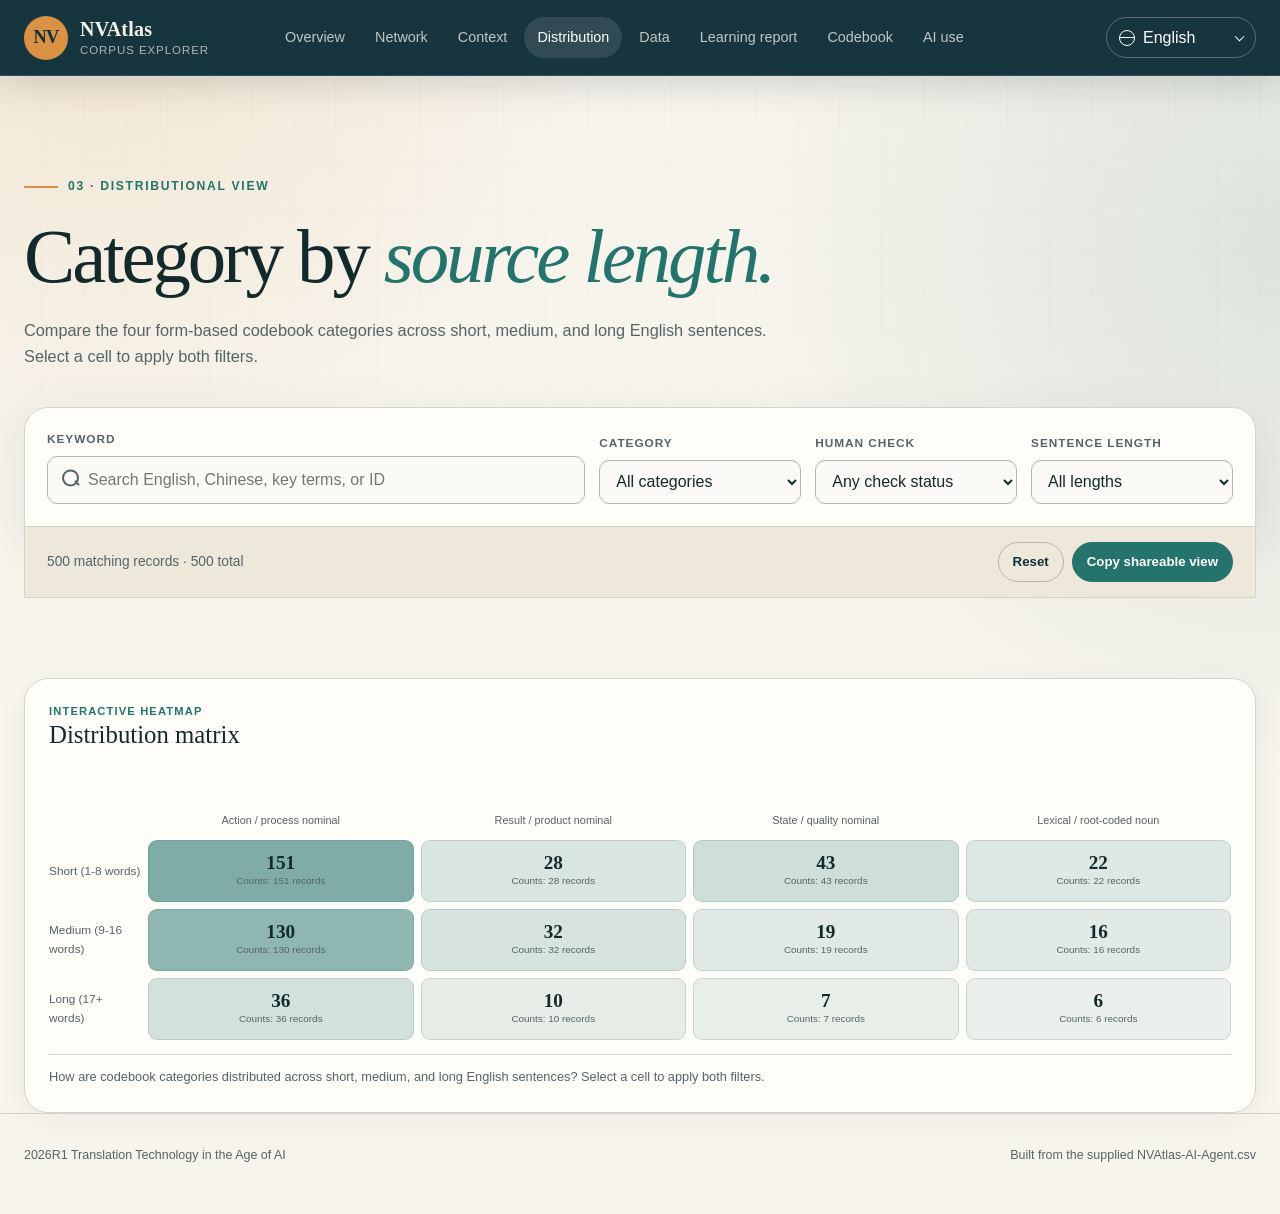
<file: distribution.html>
<!doctype html>
<html lang="en" data-lang="en">
  <head>
    <meta charset="utf-8">
    <meta name="viewport" content="width=device-width, initial-scale=1">
    <meta name="description" content="Category and sentence-length distribution in the NVAtlas corpus.">
    <title>Category distribution · NVAtlas</title>
    <link rel="icon" href="assets/favicon.svg" type="image/svg+xml">
    <link rel="stylesheet" href="assets/styles.css">
    <script src="assets/site.js" defer></script>
    <script src="assets/app.js" defer></script>
  </head>
  <body data-page="distribution">
    <a class="skip-link" href="#main" data-en="Skip to content" data-zh="跳至主要內容"></a>
    <header class="site-header">
      <a class="brand" href="index.html" data-aria-en="NVAtlas home" data-aria-zh="NVAtlas 首頁">
        <span class="brand-mark" aria-hidden="true">NV</span>
        <span class="brand-copy"><strong>NVAtlas</strong><small data-i18n="brandTagline"></small></span>
      </a>
      <nav class="site-nav" data-aria-en="Main navigation" data-aria-zh="主要導覽">
        <a href="index.html" data-page="overview" data-i18n="navOverview" data-preserve-query></a>
        <a href="network.html" data-page="network" data-i18n="navNetwork" data-preserve-query></a>
        <a href="terms.html" data-page="terms" data-i18n="navTerms" data-preserve-query></a>
        <a href="distribution.html" data-page="distribution" data-i18n="navDistribution" data-preserve-query></a>
        <a href="data.html" data-page="data" data-i18n="navData" data-preserve-query></a>
        <a href="report.html" data-page="report" data-i18n="navReport" data-preserve-query></a>
        <a href="codebook.html" data-page="codebook" data-i18n="navCodebook" data-preserve-query></a>
        <a href="ai-use.html" data-page="ai" data-i18n="navAI" data-preserve-query></a>
      </nav>
      <label class="language-picker">
        <span class="globe" aria-hidden="true"></span>
        <span class="sr-only" data-en="Interface language" data-zh="介面語言"></span>
        <select id="languageSelect" class="language-select" data-aria-en="Interface language" data-aria-zh="介面語言">
          <option value="en">English</option>
          <option value="zh">繁體中文</option>
        </select>
      </label>
    </header>

    <main id="main" class="page-shell">
      <section class="view-hero" aria-labelledby="view-title">
        <p class="eyebrow">03 · Distributional view</p>
        <h1 id="view-title"><span data-en="Category by" data-zh="類別與"></span> <em data-en="source length." data-zh="原文長度。"></em></h1>
        <p data-en="Compare the four form-based codebook categories across short, medium, and long English sentences. Select a cell to apply both filters." data-zh="比較四個按詞形定義的類別在短、中、長英文句子中的分佈。點選方格可同時套用兩個篩選條件。"></p>
      </section>

      <section class="workspace" aria-label="Corpus filters">
        <form class="control-deck" id="filterForm" autocomplete="off">
          <div class="field">
            <label for="searchInput" data-en="Keyword" data-zh="關鍵詞"></label>
            <div class="search-wrap">
              <input id="searchInput" type="search" data-placeholder-en="Search English, Chinese, key terms, or ID" data-placeholder-zh="搜尋英文、中文、關鍵詞或編號">
            </div>
          </div>
          <div class="field">
            <label for="categoryFilter" data-en="Category" data-zh="類別"></label>
            <select id="categoryFilter">
              <option value="" data-i18n="filterAllCategories"></option>
              <option value="action_process" data-i18n="categoryAction"></option>
              <option value="result_process" data-i18n="categoryResult"></option>
              <option value="state_quality" data-i18n="categoryState"></option>
              <option value="lexical_root" data-i18n="categoryRoot"></option>
            </select>
          </div>
          <div class="field">
            <label for="checkedFilter" data-en="Human check" data-zh="人工核查"></label>
            <select id="checkedFilter">
              <option value="" data-i18n="filterAnyCheck"></option>
              <option value="yes" data-i18n="filterChecked"></option>
              <option value="no" data-i18n="filterUnchecked"></option>
            </select>
          </div>
          <div class="field">
            <label for="lengthFilter" data-en="Sentence length" data-zh="句子長度"></label>
            <select id="lengthFilter">
              <option value="" data-i18n="filterAllLengths"></option>
              <option value="short" data-i18n="lengthShort"></option>
              <option value="medium" data-i18n="lengthMedium"></option>
              <option value="long" data-i18n="lengthLong"></option>
            </select>
          </div>
        </form>
        <div class="workspace-footer">
          <div class="result-summary" id="resultSummary" aria-live="polite"></div>
          <div class="button-row">
            <button class="btn" id="resetFilters" type="button" data-en="Reset" data-zh="重設"></button>
            <button class="btn btn-primary" id="shareView" type="button" data-en="Copy shareable view" data-zh="複製分享連結"></button>
          </div>
        </div>
      </section>

      <section class="panel" aria-labelledby="heatmap-title">
        <div class="panel-head">
          <div>
            <p class="panel-kicker">Interactive heatmap</p>
            <h2 class="panel-title" id="heatmap-title" data-en="Distribution matrix" data-zh="分佈矩陣"></h2>
          </div>
        </div>
        <div class="heatmap" id="heatmap" role="grid" data-aria-en="Category by sentence-length heatmap" data-aria-zh="類別與句子長度熱圖"></div>
        <p class="caption" data-en="How are codebook categories distributed across short, medium, and long English sentences? Select a cell to apply both filters." data-zh="分類手冊中的類別如何在短、中、長英文句子之間分佈？點選方格可同時套用兩個篩選條件。"></p>
      </section>
    </main>

    <footer class="site-footer">
      <div class="page-shell"><span data-i18n="footerProject"></span><span data-i18n="footerSource"></span></div>
    </footer>
    <div class="toast" id="toast" role="status" aria-live="polite"></div>
  </body>
</html>
</file>
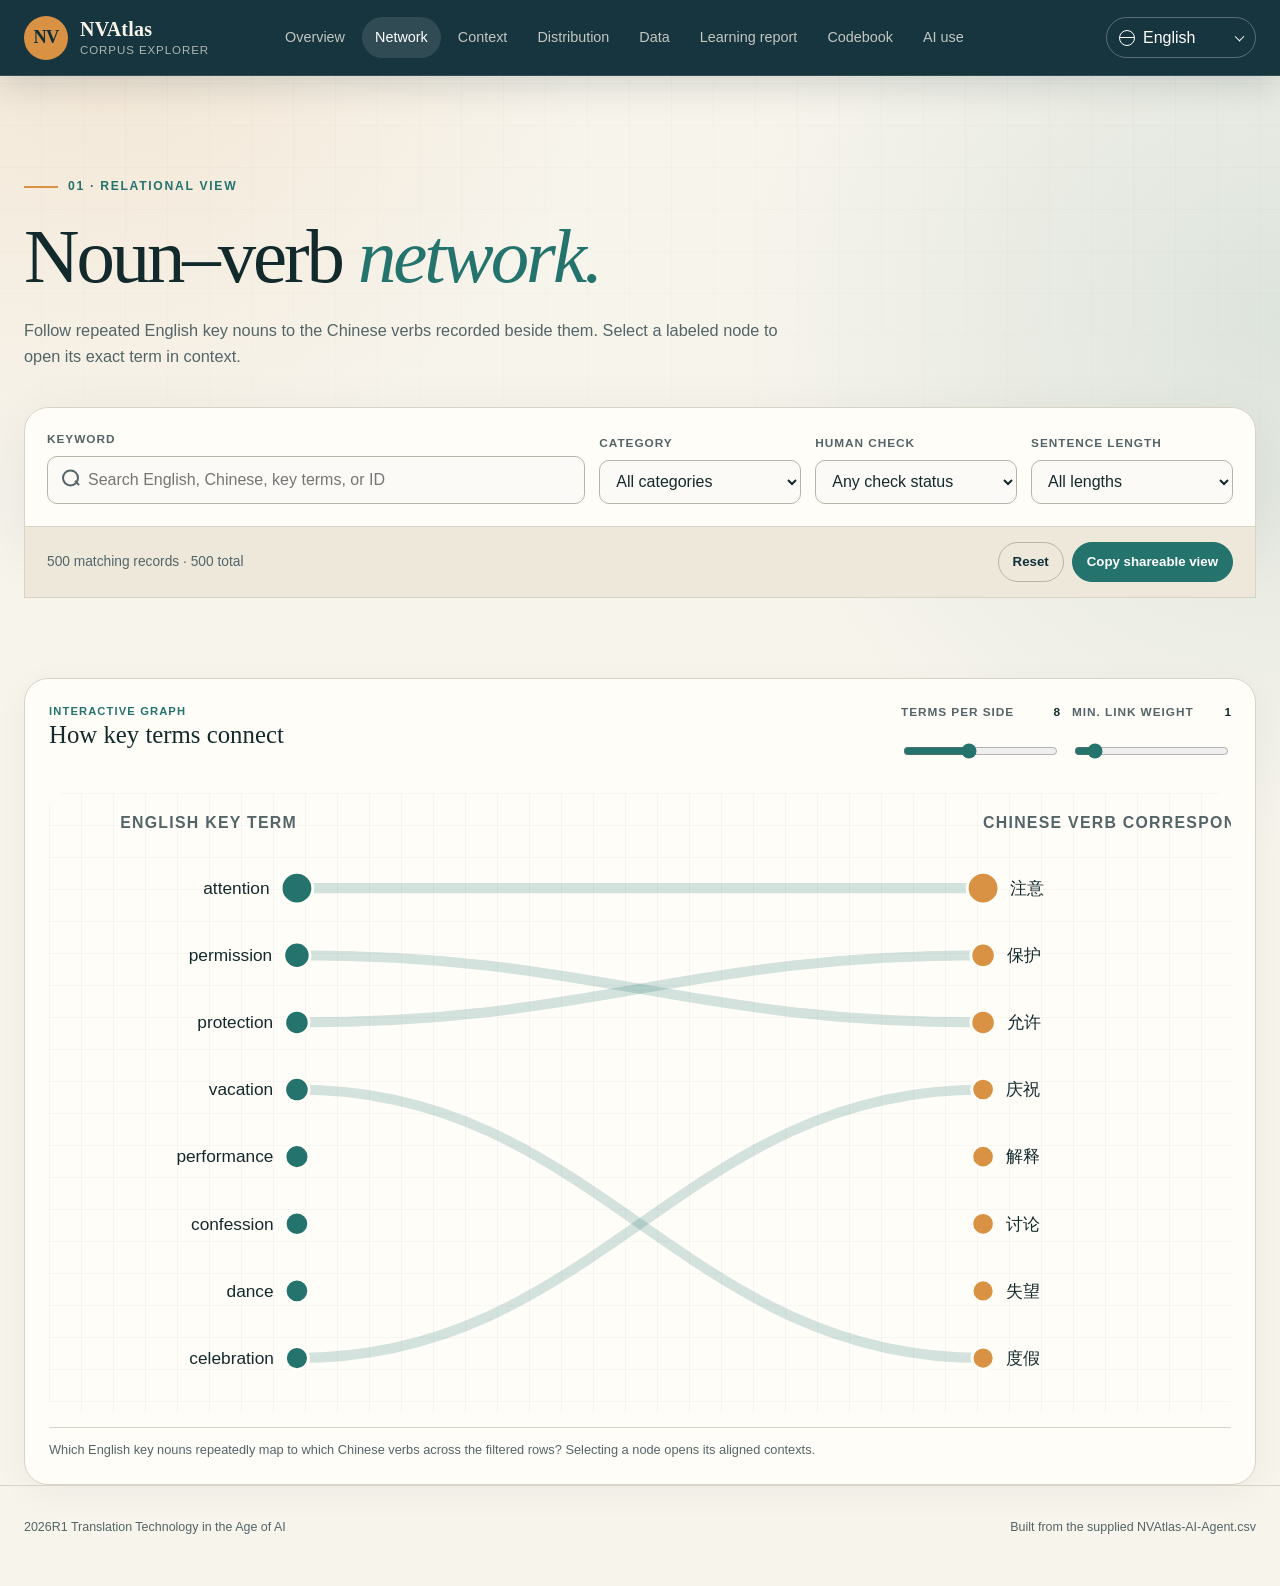
<file: network.html>
<!doctype html>
<html lang="en" data-lang="en">
  <head>
    <meta charset="utf-8">
    <meta name="viewport" content="width=device-width, initial-scale=1">
    <meta name="description" content="Interactive noun-to-verb network for the NVAtlas corpus.">
    <title>Noun–verb network · NVAtlas</title>
    <link rel="icon" href="assets/favicon.svg" type="image/svg+xml">
    <link rel="stylesheet" href="assets/styles.css">
    <script src="assets/site.js" defer></script>
    <script src="assets/app.js" defer></script>
  </head>
  <body data-page="network">
    <a class="skip-link" href="#main" data-en="Skip to content" data-zh="跳至主要內容"></a>
    <header class="site-header">
      <a class="brand" href="index.html" data-aria-en="NVAtlas home" data-aria-zh="NVAtlas 首頁">
        <span class="brand-mark" aria-hidden="true">NV</span>
        <span class="brand-copy"><strong>NVAtlas</strong><small data-i18n="brandTagline"></small></span>
      </a>
      <nav class="site-nav" data-aria-en="Main navigation" data-aria-zh="主要導覽">
        <a href="index.html" data-page="overview" data-i18n="navOverview" data-preserve-query></a>
        <a href="network.html" data-page="network" data-i18n="navNetwork" data-preserve-query></a>
        <a href="terms.html" data-page="terms" data-i18n="navTerms" data-preserve-query></a>
        <a href="distribution.html" data-page="distribution" data-i18n="navDistribution" data-preserve-query></a>
        <a href="data.html" data-page="data" data-i18n="navData" data-preserve-query></a>
        <a href="report.html" data-page="report" data-i18n="navReport" data-preserve-query></a>
        <a href="codebook.html" data-page="codebook" data-i18n="navCodebook" data-preserve-query></a>
        <a href="ai-use.html" data-page="ai" data-i18n="navAI" data-preserve-query></a>
      </nav>
      <label class="language-picker">
        <span class="globe" aria-hidden="true"></span>
        <span class="sr-only" data-en="Interface language" data-zh="介面語言"></span>
        <select id="languageSelect" class="language-select" data-aria-en="Interface language" data-aria-zh="介面語言">
          <option value="en">English</option>
          <option value="zh">繁體中文</option>
        </select>
      </label>
    </header>

    <main id="main" class="page-shell">
      <section class="view-hero" aria-labelledby="view-title">
        <p class="eyebrow">01 · Relational view</p>
        <h1 id="view-title"><span data-en="Noun–verb" data-zh="名詞–動詞"></span> <em data-en="network." data-zh="網絡。"></em></h1>
        <p data-en="Follow repeated English key nouns to the Chinese verbs recorded beside them. Select a labeled node to open its exact term in context." data-zh="沿著重複的英文關鍵名詞，追蹤其旁記錄的中文動詞。點選詞語標籤可開啟該詞的上下文。"></p>
      </section>

      <section class="workspace" aria-label="Corpus filters">
        <form class="control-deck" id="filterForm" autocomplete="off">
          <div class="field">
            <label for="searchInput" data-en="Keyword" data-zh="關鍵詞"></label>
            <div class="search-wrap">
              <input id="searchInput" type="search" data-placeholder-en="Search English, Chinese, key terms, or ID" data-placeholder-zh="搜尋英文、中文、關鍵詞或編號">
            </div>
          </div>
          <div class="field">
            <label for="categoryFilter" data-en="Category" data-zh="類別"></label>
            <select id="categoryFilter">
              <option value="" data-i18n="filterAllCategories"></option>
              <option value="action_process" data-i18n="categoryAction"></option>
              <option value="result_process" data-i18n="categoryResult"></option>
              <option value="state_quality" data-i18n="categoryState"></option>
              <option value="lexical_root" data-i18n="categoryRoot"></option>
            </select>
          </div>
          <div class="field">
            <label for="checkedFilter" data-en="Human check" data-zh="人工核查"></label>
            <select id="checkedFilter">
              <option value="" data-i18n="filterAnyCheck"></option>
              <option value="yes" data-i18n="filterChecked"></option>
              <option value="no" data-i18n="filterUnchecked"></option>
            </select>
          </div>
          <div class="field">
            <label for="lengthFilter" data-en="Sentence length" data-zh="句子長度"></label>
            <select id="lengthFilter">
              <option value="" data-i18n="filterAllLengths"></option>
              <option value="short" data-i18n="lengthShort"></option>
              <option value="medium" data-i18n="lengthMedium"></option>
              <option value="long" data-i18n="lengthLong"></option>
            </select>
          </div>
        </form>
        <div class="workspace-footer">
          <div class="result-summary" id="resultSummary" aria-live="polite"></div>
          <div class="button-row">
            <button class="btn" id="resetFilters" type="button" data-en="Reset" data-zh="重設"></button>
            <button class="btn btn-primary" id="shareView" type="button" data-en="Copy shareable view" data-zh="複製分享連結"></button>
          </div>
        </div>
      </section>

      <section class="panel" aria-labelledby="network-title">
        <div class="panel-head">
          <div>
            <p class="panel-kicker">Interactive graph</p>
            <h2 class="panel-title" id="network-title" data-en="How key terms connect" data-zh="關鍵詞如何連結"></h2>
          </div>
          <div class="chart-controls" aria-label="Network controls">
            <div class="chart-control">
              <label for="termLimit"><span data-en="Terms per side" data-zh="每邊詞數"></span><output id="termLimitOutput" for="termLimit">8</output></label>
              <div class="range-wrap"><input id="termLimit" type="range" min="4" max="14" value="8" step="1"></div>
            </div>
            <div class="chart-control">
              <label for="linkLimit"><span data-en="Min. link weight" data-zh="最低連線次數"></span><output id="linkLimitOutput" for="linkLimit">1</output></label>
              <div class="range-wrap"><input id="linkLimit" type="range" min="1" max="8" value="1" step="1"></div>
            </div>
          </div>
        </div>
        <div class="network-wrap">
          <svg id="networkSvg" viewBox="0 0 820 510" role="img" aria-labelledby="networkSvgTitle networkSvgDesc">
            <title id="networkSvgTitle">English-to-Chinese key term network</title>
            <desc id="networkSvgDesc">Curved links connect frequent English key nouns to Chinese verb correspondences.</desc>
          </svg>
        </div>
        <p class="caption" data-en="Which English key nouns repeatedly map to which Chinese verbs across the filtered rows? Selecting a node opens its aligned contexts." data-zh="在目前篩選範圍內，哪些英文關鍵名詞反覆對應到哪些中文動詞？點選節點可開啟對齊的上下文。"></p>
      </section>
    </main>

    <footer class="site-footer">
      <div class="page-shell"><span data-i18n="footerProject"></span><span data-i18n="footerSource"></span></div>
    </footer>
    <div class="toast" id="toast" role="status" aria-live="polite"></div>
  </body>
</html>
</file>
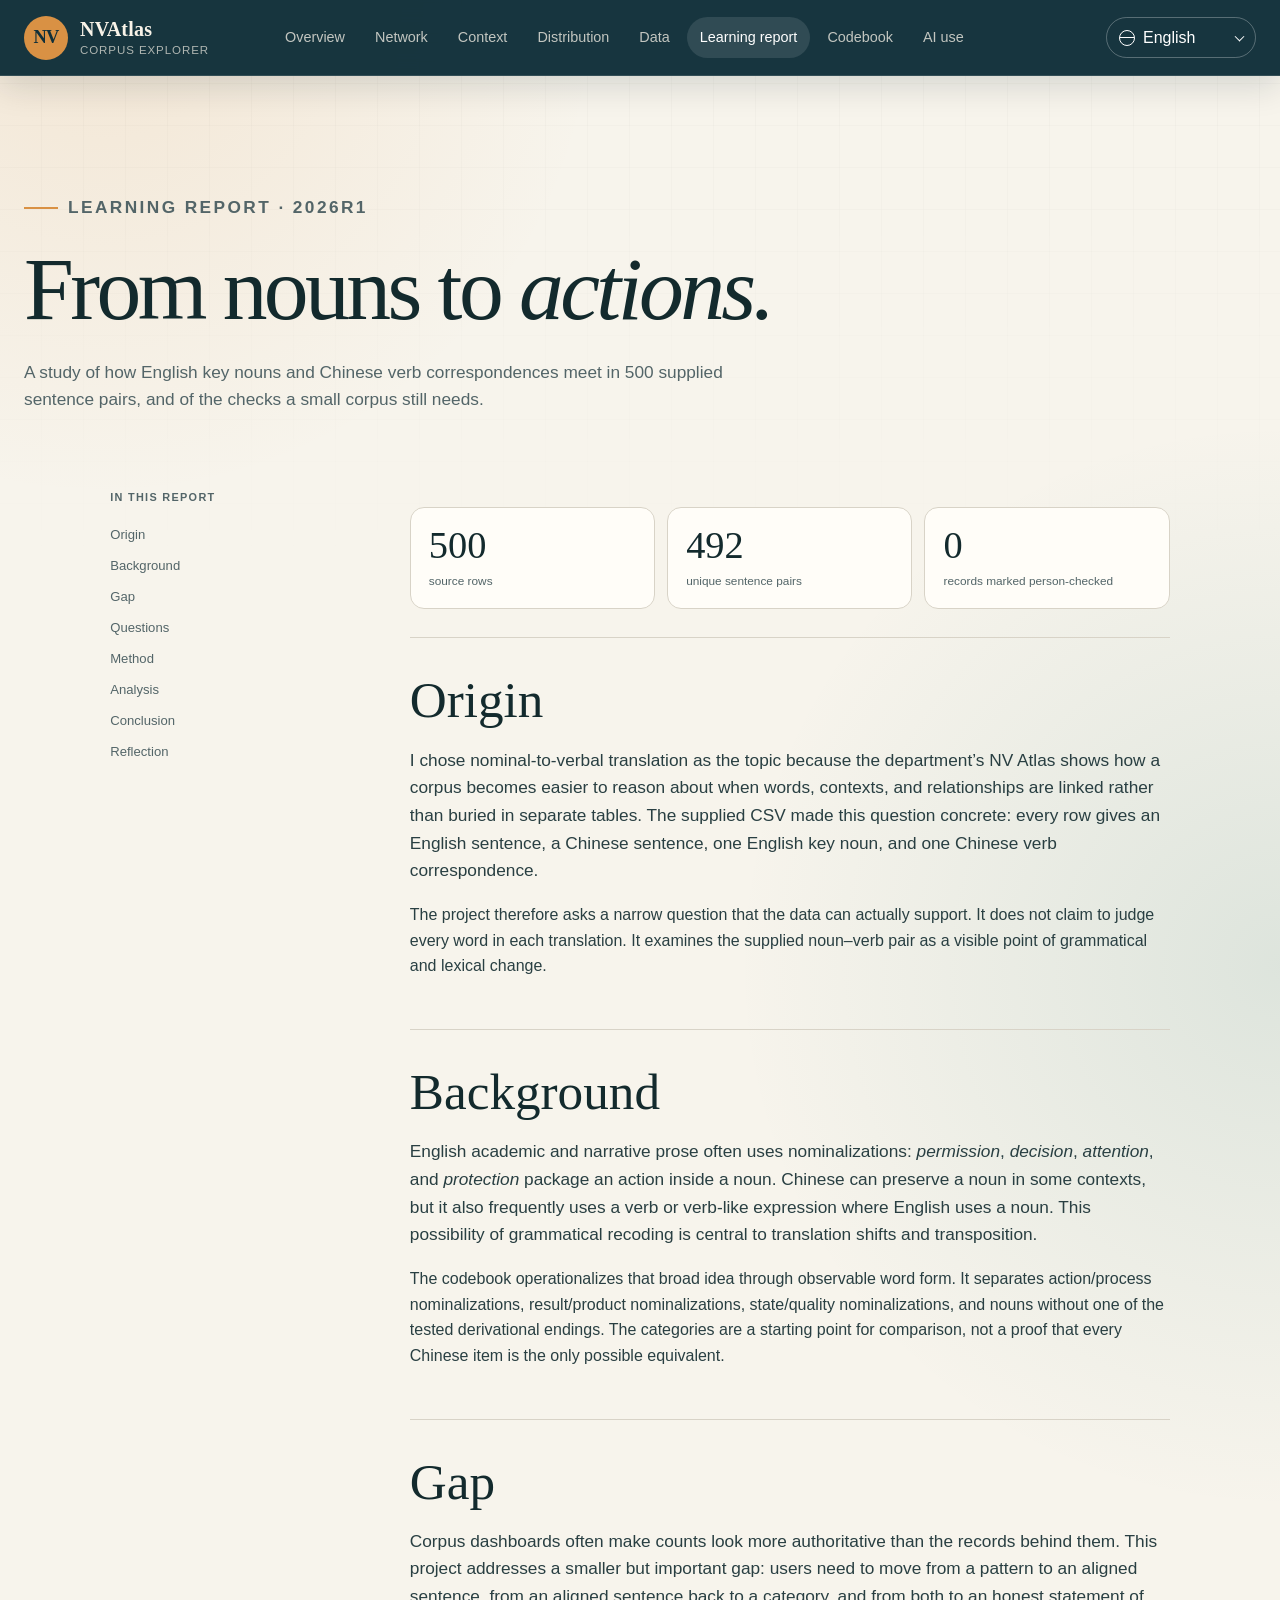
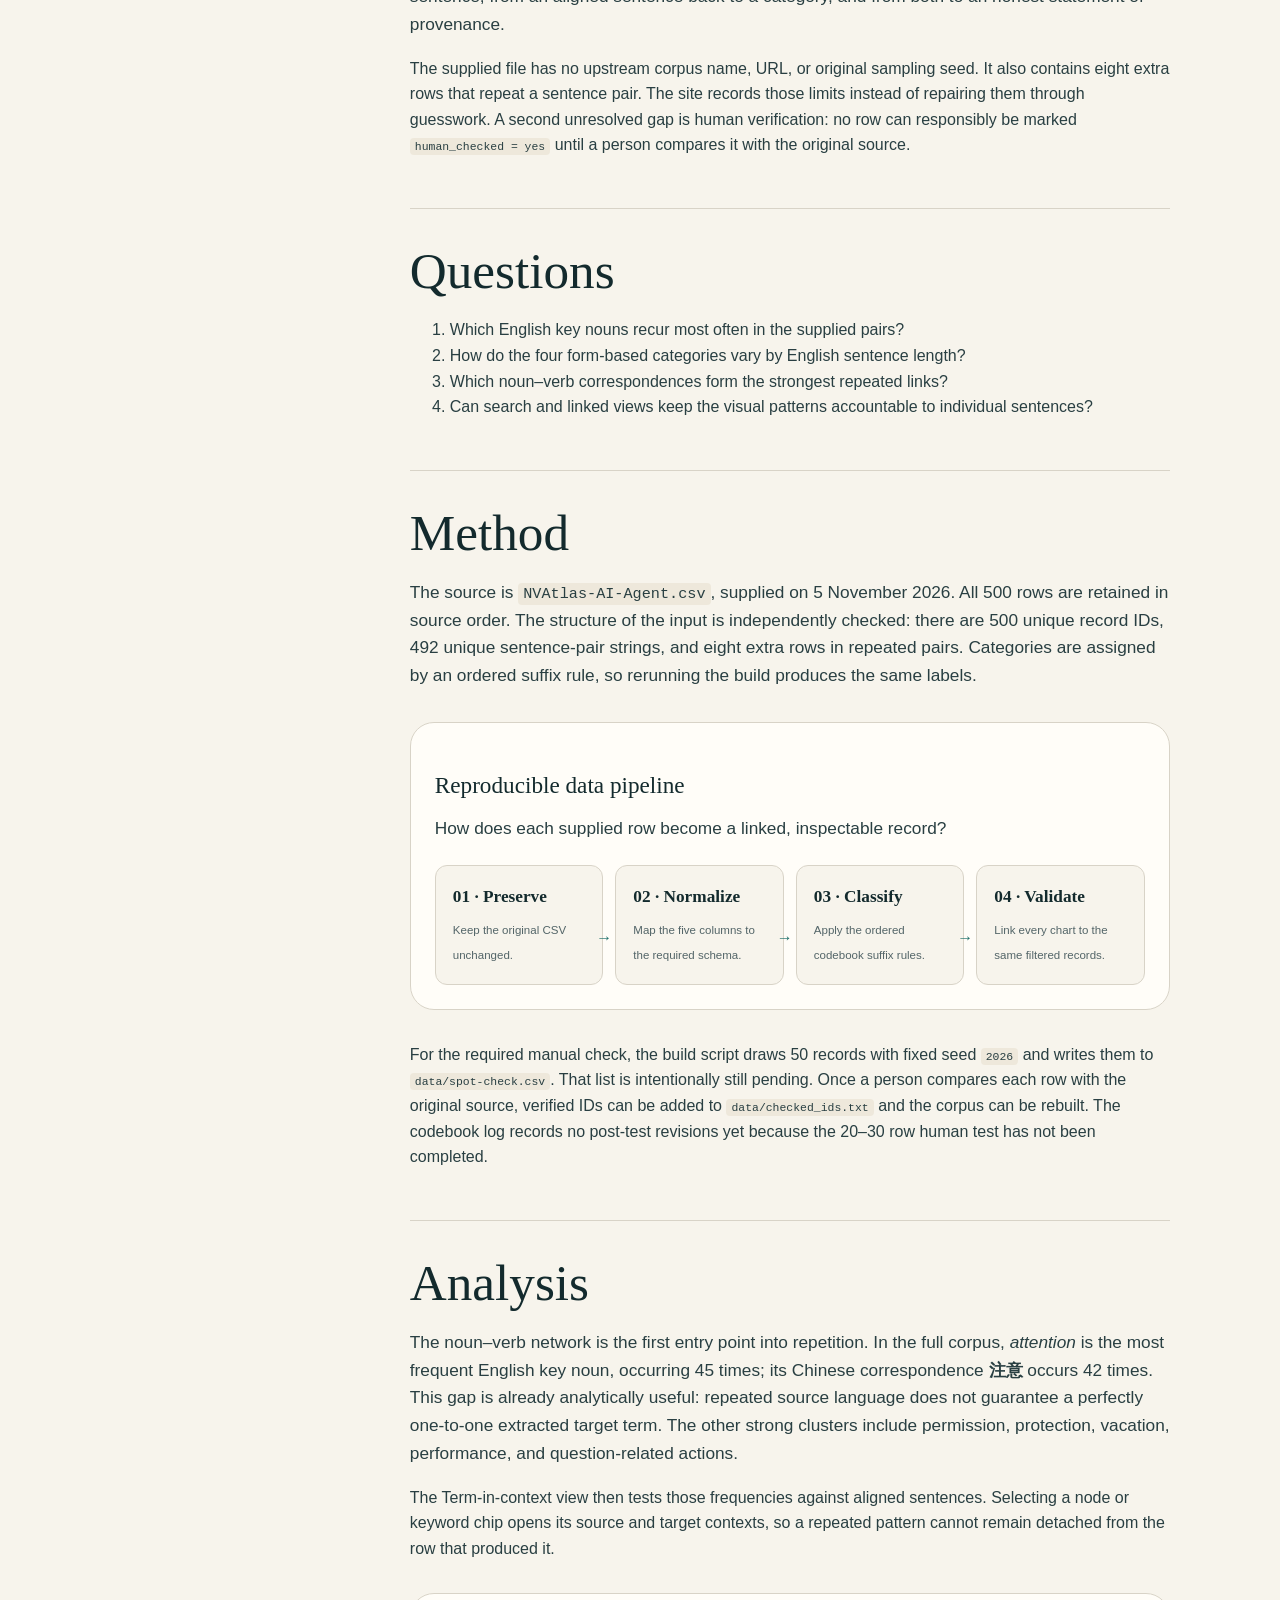
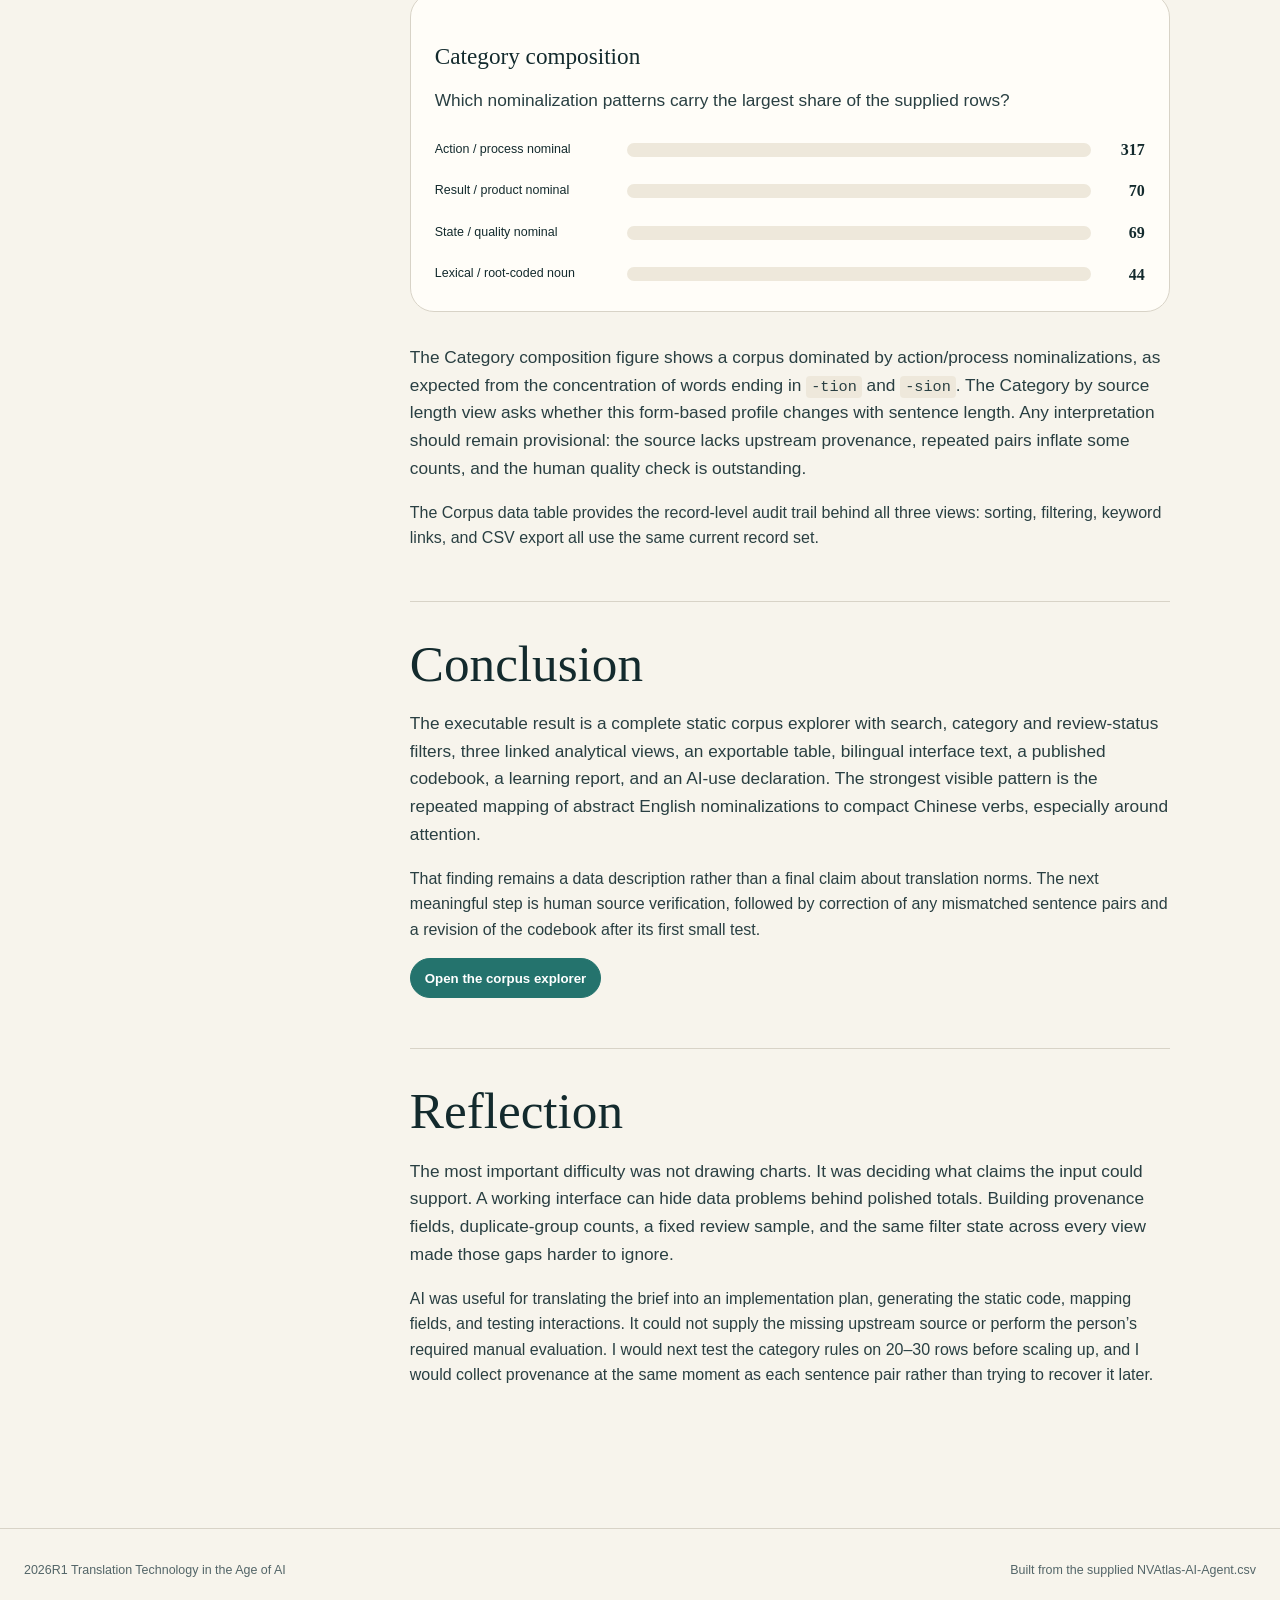
<file: report.html>
<!doctype html>
<html lang="en" data-lang="en">
  <head>
    <meta charset="utf-8">
    <meta name="viewport" content="width=device-width, initial-scale=1">
    <meta name="description" content="Learning report for the NVAtlas corpus explorer.">
    <title>Learning report · NVAtlas</title>
    <link rel="icon" href="assets/favicon.svg" type="image/svg+xml">
    <link rel="stylesheet" href="assets/styles.css">
    <script src="assets/site.js" defer></script>
    <script src="assets/report.js" defer></script>
  </head>
  <body data-page="report">
    <a class="skip-link" href="#main" data-en="Skip to content" data-zh="跳至主要內容"></a>
    <header class="site-header">
      <a class="brand" href="index.html" data-aria-en="NVAtlas home" data-aria-zh="NVAtlas 首頁">
        <span class="brand-mark" aria-hidden="true">NV</span>
        <span class="brand-copy">
          <strong>NVAtlas</strong>
          <small data-i18n="brandTagline"></small>
        </span>
      </a>
      <nav class="site-nav" data-aria-en="Main navigation" data-aria-zh="主要導覽">
        <a href="index.html" data-page="overview" data-i18n="navOverview" data-preserve-query></a>
        <a href="network.html" data-page="network" data-i18n="navNetwork" data-preserve-query></a>
        <a href="terms.html" data-page="terms" data-i18n="navTerms" data-preserve-query></a>
        <a href="distribution.html" data-page="distribution" data-i18n="navDistribution" data-preserve-query></a>
        <a href="data.html" data-page="data" data-i18n="navData" data-preserve-query></a>
        <a href="report.html" data-page="report" data-i18n="navReport" data-preserve-query></a>
        <a href="codebook.html" data-page="codebook" data-i18n="navCodebook" data-preserve-query></a>
        <a href="ai-use.html" data-page="ai" data-i18n="navAI" data-preserve-query></a>
      </nav>
      <label class="language-picker">
        <span class="globe" aria-hidden="true"></span>
        <span class="sr-only" data-en="Interface language" data-zh="介面語言"></span>
        <select id="languageSelect" class="language-select" data-aria-en="Interface language" data-aria-zh="介面語言">
          <option value="en">English</option>
          <option value="zh">繁體中文</option>
        </select>
      </label>
    </header>

    <main id="main" class="page-shell">
      <section class="editorial-hero">
        <p class="eyebrow">Learning report · 2026R1</p>
        <h1>
          <span data-en="From nouns to" data-zh="由名詞"></span>
          <em data-en="actions." data-zh="走向動作。"></em>
        </h1>
        <p
          data-en="A study of how English key nouns and Chinese verb correspondences meet in 500 supplied sentence pairs, and of the checks a small corpus still needs."
          data-zh="本研究考察 500 組英中句對裡，英文關鍵名詞與中文動詞對應如何相遇，以及小型語料仍然需要哪些核查。"
        ></p>
      </section>

      <div class="article-layout">
        <nav class="article-toc" aria-label="Report contents">
          <strong data-en="In this report" data-zh="報告內容"></strong>
          <a href="#origin" data-en="Origin" data-zh="起源"></a>
          <a href="#background" data-en="Background" data-zh="背景"></a>
          <a href="#gap" data-en="Gap" data-zh="研究缺口"></a>
          <a href="#questions" data-en="Questions" data-zh="研究問題"></a>
          <a href="#method" data-en="Method" data-zh="方法"></a>
          <a href="#analysis" data-en="Analysis" data-zh="分析"></a>
          <a href="#conclusion" data-en="Conclusion" data-zh="結論"></a>
          <a href="#reflection" data-en="Reflection" data-zh="反思"></a>
        </nav>

        <article class="article">
          <div class="metric-grid" aria-label="Corpus summary">
            <div class="metric">
              <strong id="reportRecords">500</strong>
              <span data-en="source rows" data-zh="原文記錄"></span>
            </div>
            <div class="metric">
              <strong id="reportPairs">492</strong>
              <span data-en="unique sentence pairs" data-zh="組不重複句對"></span>
            </div>
            <div class="metric">
              <strong id="reportChecked">0</strong>
              <span data-en="records marked person-checked" data-zh="筆已標示人工核查記錄"></span>
            </div>
          </div>

          <section id="origin">
            <div class="lang-version" data-lang="en">
              <h2>Origin</h2>
              <p>
                I chose nominal-to-verbal translation as the topic because the
                department’s NV Atlas shows how a corpus becomes easier to reason
                about when words, contexts, and relationships are linked rather than
                buried in separate tables. The supplied CSV made this question
                concrete: every row gives an English sentence, a Chinese sentence,
                one English key noun, and one Chinese verb correspondence.
              </p>
              <p>
                The project therefore asks a narrow question that the data can
                actually support. It does not claim to judge every word in each
                translation. It examines the supplied noun–verb pair as a visible
                point of grammatical and lexical change.
              </p>
            </div>
            <div class="lang-version" data-lang="zh" hidden>
              <h2>起源</h2>
              <p>
                我選擇「名詞轉為動詞」作為題目，是因為翻譯系的 NV Atlas
                展示了：當詞語、上下文和關係互相連結，而不是分散在表格裡，語料會更容易理解。提供的 CSV
                使問題變得具體：每一筆資料都包含一個英文句子、一個中文句子、一個英文關鍵名詞，以及一個中文動詞對應。
              </p>
              <p>
                因此，本專案只提出資料真正能回答的窄問題。它不以判定整句翻譯的每個詞為目標，而是把提供之名詞—動詞組合作為觀察語法與詞彙轉換的入口。
              </p>
            </div>
          </section>

          <section id="background">
            <div class="lang-version" data-lang="en">
              <h2>Background</h2>
              <p>
                English academic and narrative prose often uses nominalizations:
                <em>permission</em>, <em>decision</em>, <em>attention</em>, and
                <em>protection</em> package an action inside a noun. Chinese can
                preserve a noun in some contexts, but it also frequently uses a verb
                or verb-like expression where English uses a noun. This possibility
                of grammatical recoding is central to translation shifts and
                transposition.
              </p>
              <p>
                The codebook operationalizes that broad idea through observable word
                form. It separates action/process nominalizations, result/product
                nominalizations, state/quality nominalizations, and nouns without
                one of the tested derivational endings. The categories are a
                starting point for comparison, not a proof that every Chinese item is
                the only possible equivalent.
              </p>
            </div>
            <div class="lang-version" data-lang="zh" hidden>
              <h2>背景</h2>
              <p>
                英文學術與敘事文本常用名詞化，例如 <em>permission</em>（允許）、
                <em>decision</em>（決定）、<em>attention</em>（注意）和
                <em>protection</em>（保護），把動作壓縮成名詞。中文有時保留名詞，但也經常在英文使用名詞之處改用動詞或類動詞表達。這種語法重編碼與翻譯轉移、詞類轉換密切相關。
              </p>
              <p>
                分類手冊把這個大概念落實為可觀察的詞形：動作／過程名詞化、結果／成品名詞化、狀態／性質名詞化，以及沒有採用上述可測後綴的詞根式名詞。這些類別是比較的起點，不是對唯一等效譯法的證明。
              </p>
            </div>
          </section>

          <section id="gap">
            <div class="lang-version" data-lang="en">
              <h2>Gap</h2>
              <p>
                Corpus dashboards often make counts look more authoritative than the
                records behind them. This project addresses a smaller but important
                gap: users need to move from a pattern to an aligned sentence, from an
                aligned sentence back to a category, and from both to an honest
                statement of provenance.
              </p>
              <p>
                The supplied file has no upstream corpus name, URL, or original
                sampling seed. It also contains eight extra rows that repeat a
                sentence pair. The site records those limits instead of repairing them
                through guesswork. A second unresolved gap is human verification: no
                row can responsibly be marked <code>human_checked = yes</code> until a
                person compares it with the original source.
              </p>
            </div>
            <div class="lang-version" data-lang="zh" hidden>
              <h2>研究缺口</h2>
              <p>
                語料儀表板常讓統計數字看起來比背後的記錄更權威。本專案處理一個較小但重要的缺口：使用者需要能從模式走到對齊的句子、從句子回到分類，並從兩者連到誠實的來源說明。
              </p>
              <p>
                提供的檔案缺少上游語料庫名稱、網址及原本的取樣種子，另外有八筆額外記錄重複了句對。網站保留這些限制，而不是靠猜測修補。第二個未解缺口是人工核查：在任何資料與原始來源比對之前，不應負責任地把
                <code>human_checked</code> 標成 <code>yes</code>。
              </p>
            </div>
          </section>

          <section id="questions">
            <div class="lang-version" data-lang="en">
              <h2>Questions</h2>
              <ol>
                <li>Which English key nouns recur most often in the supplied pairs?</li>
                <li>How do the four form-based categories vary by English sentence length?</li>
                <li>Which noun–verb correspondences form the strongest repeated links?</li>
                <li>Can search and linked views keep the visual patterns accountable to individual sentences?</li>
              </ol>
            </div>
            <div class="lang-version" data-lang="zh" hidden>
              <h2>研究問題</h2>
              <ol>
                <li>提供的句對中，哪些英文關鍵名詞最常重複出現？</li>
                <li>四個按詞形定義的類別如何隨英文句子長度變化？</li>
                <li>哪些名詞—動詞對應形成最強的重複連線？</li>
                <li>搜尋與互相連結的檢視能否讓視覺模式持續對應到個別句子？</li>
              </ol>
            </div>
          </section>

          <section id="method">
            <div class="lang-version" data-lang="en">
              <h2>Method</h2>
              <p>
                The source is <code>NVAtlas-AI-Agent.csv</code>, supplied on
                5 November 2026. All 500 rows are retained in source order. The
                structure of the input is independently checked: there are 500 unique
                record IDs, 492 unique sentence-pair strings, and eight extra rows in
                repeated pairs. Categories are assigned by an ordered suffix rule, so
                rerunning the build produces the same labels.
              </p>
              <div class="figure-block">
                <h3 class="figure-title" data-en="Reproducible data pipeline" data-zh="可重現的資料流程"></h3>
                <p class="figure-question" data-en="How does each supplied row become a linked, inspectable record?" data-zh="每一筆提供記錄如何轉換成可連結、可檢查的資料？"></p>
                <div class="pipeline">
                  <div class="pipeline-step">
                    <b data-en="01 · Preserve" data-zh="01 · 保存"></b>
                    <span data-en="Keep the original CSV unchanged." data-zh="保留原始 CSV 不變。"></span>
                  </div>
                  <div class="pipeline-step">
                    <b data-en="02 · Normalize" data-zh="02 · 整理"></b>
                    <span data-en="Map the five columns to the required schema." data-zh="把五個欄位映射到工作要求的資料結構。"></span>
                  </div>
                  <div class="pipeline-step">
                    <b data-en="03 · Classify" data-zh="03 · 分類"></b>
                    <span data-en="Apply the ordered codebook suffix rules." data-zh="依序套用分類手冊的後綴規則。"></span>
                  </div>
                  <div class="pipeline-step">
                    <b data-en="04 · Validate" data-zh="04 · 驗證"></b>
                    <span data-en="Link every chart to the same filtered records." data-zh="讓所有圖表連結到同一組篩選記錄。"></span>
                  </div>
                </div>
              </div>
              <p>
                For the required manual check, the build script draws 50 records with
                fixed seed <code>2026</code> and writes them to
                <code>data/spot-check.csv</code>. That list is intentionally still
                pending. Once a person compares each row with the original source,
                verified IDs can be added to <code>data/checked_ids.txt</code> and the
                corpus can be rebuilt. The codebook log records no post-test revisions
                yet because the 20–30 row human test has not been completed.
              </p>
            </div>
            <div class="lang-version" data-lang="zh" hidden>
              <h2>方法</h2>
              <p>
                資料來源是 2026 年 11 月 5 日提供的 <code>NVAtlas-AI-Agent.csv</code>。500
                筆記錄全部按原順序保留。輸入結構另行檢查：共有 500 個唯一記錄編號、492
                個不重複句對字串，重複句對中有八筆額外記錄。分類採用有先後次序的後綴規則，因此每次重建都會產生相同標籤。
              </p>
              <div class="figure-block">
                <h3 class="figure-title" data-en="Reproducible data pipeline" data-zh="可重現的資料流程"></h3>
                <p class="figure-question" data-en="How does each supplied row become a linked, inspectable record?" data-zh="每一筆提供記錄如何轉換成可連結、可檢查的資料？"></p>
                <div class="pipeline">
                  <div class="pipeline-step">
                    <b data-en="01 · Preserve" data-zh="01 · 保存"></b>
                    <span data-en="Keep the original CSV unchanged." data-zh="保留原始 CSV 不變。"></span>
                  </div>
                  <div class="pipeline-step">
                    <b data-en="02 · Normalize" data-zh="02 · 整理"></b>
                    <span data-en="Map the five columns to the required schema." data-zh="把五個欄位映射到工作要求的資料結構。"></span>
                  </div>
                  <div class="pipeline-step">
                    <b data-en="03 · Classify" data-zh="03 · 分類"></b>
                    <span data-en="Apply the ordered codebook suffix rules." data-zh="依序套用分類手冊的後綴規則。"></span>
                  </div>
                  <div class="pipeline-step">
                    <b data-en="04 · Validate" data-zh="04 · 驗證"></b>
                    <span data-en="Link every chart to the same filtered records." data-zh="讓所有圖表連結到同一組篩選記錄。"></span>
                  </div>
                </div>
              </div>
              <p>
                為執行要求的人工檢查，建置腳本用固定種子 <code>2026</code> 抽取 50
                筆記錄，寫入 <code>data/spot-check.csv</code>。該清單刻意保持待核查狀態。當有人把每一筆與原始來源比對後，可把已核實編號加入
                <code>data/checked_ids.txt</code>，再重建語料。分類手冊的變更日誌目前尚未記錄測試後的修訂，因為 20–30 筆人工測試仍未完成。
              </p>
            </div>
          </section>

          <section id="analysis">
            <div class="lang-version" data-lang="en">
              <h2>Analysis</h2>
              <p>
                The noun–verb network is the first entry point into repetition. In the
                full corpus, <em>attention</em> is the most frequent English key noun,
                occurring 45 times; its Chinese correspondence <strong>注意</strong>
                occurs 42 times. This gap is already analytically useful: repeated
                source language does not guarantee a perfectly one-to-one extracted
                target term. The other strong clusters include permission, protection,
                vacation, performance, and question-related actions.
              </p>
              <p>
                The Term-in-context view then tests those frequencies against aligned
                sentences. Selecting a node or keyword chip opens its source and target
                contexts, so a repeated pattern cannot remain detached from the row
                that produced it.
              </p>
            </div>
            <div class="lang-version" data-lang="zh" hidden>
              <h2>分析</h2>
              <p>
                「名詞–動詞網絡」是觀察重複模式的第一個入口。在完整語料中，<em>attention</em>
                是最頻繁的英文關鍵名詞，共出現 45 次；其中文對應詞<strong>注意</strong>出現 42
                次。這個差距本身已有分析價值：原文詞語的重複不一定保證抽出的譯文詞語完全一對一。其他明顯的詞群包括 permission、protection、vacation、performance
                以及與 question 有關的動作。
              </p>
              <p>
                接著，「詞語與上下文」檢視把頻率放回對齊句子中。點選網絡節點或關鍵詞標籤後，便會顯示原文和譯文上下文，使重複模式不能脫離產生它的記錄。
              </p>
            </div>

            <figure class="figure-block">
              <h3 class="figure-title" data-i18n="categoryFigure"></h3>
              <p class="figure-question" data-en="Which nominalization patterns carry the largest share of the supplied rows?" data-zh="在提供記錄中，哪種名詞化模式佔最大比例？"></p>
              <div class="report-bars" id="reportBars"></div>
            </figure>

            <div class="lang-version" data-lang="en">
              <p>
                The Category composition figure shows a corpus dominated by
                action/process nominalizations, as expected from the concentration of
                words ending in <code>-tion</code> and <code>-sion</code>. The Category
                by source length view asks whether this form-based profile changes with
                sentence length. Any interpretation should remain provisional: the
                source lacks upstream provenance, repeated pairs inflate some counts,
                and the human quality check is outstanding.
              </p>
              <p>
                The Corpus data table provides the record-level audit trail behind all
                three views: sorting, filtering, keyword links, and CSV export all use
                the same current record set.
              </p>
            </div>
            <div class="lang-version" data-lang="zh" hidden>
              <p>
                「類別構成」圖顯示語料以動作／過程名詞化為主，這與大量
                <code>-tion</code>、<code>-sion</code> 字尾詞相符合。「類別與原文長度」檢視進一步詢問這個按詞形得出的概況是否隨句長改變。任何解讀都應暫時保守：來源缺少上游說明、重複句對會放大部分次數，而且人工品質核查仍未完成。
              </p>
              <p>
                「語料資料」表格提供三個檢視背後的逐筆稽核路徑：排序、篩選、關鍵詞連結和 CSV
                匯出都使用同一組目前記錄。
              </p>
            </div>
          </section>

          <section id="conclusion">
            <div class="lang-version" data-lang="en">
              <h2>Conclusion</h2>
              <p>
                The executable result is a complete static corpus explorer with
                search, category and review-status filters, three linked analytical
                views, an exportable table, bilingual interface text, a published
                codebook, a learning report, and an AI-use declaration. The strongest
                visible pattern is the repeated mapping of abstract English
                nominalizations to compact Chinese verbs, especially around attention.
              </p>
              <p>
                That finding remains a data description rather than a final claim
                about translation norms. The next meaningful step is human source
                verification, followed by correction of any mismatched sentence pairs
                and a revision of the codebook after its first small test.
              </p>
              <p><a class="btn btn-primary" href="index.html">Open the corpus explorer</a></p>
            </div>
            <div class="lang-version" data-lang="zh" hidden>
              <h2>結論</h2>
              <p>
                本次交付的成果是一個完整的靜態語料探索器，包含搜尋、類別及核查狀態篩選、三個互相連結的分析檢視、可匯出的表格、雙語介面、已發佈的分類手冊、學習報告與 AI
                使用聲明。最明顯的視覺模式，是抽象英文名詞化重複對應到精簡的中文動詞，尤其在 attention 一詞周圍最突出。
              </p>
              <p>
                這項發現目前只是資料描述，不是對翻譯規範的最終結論。下一步應由人工核對原始來源，修正任何不對應的句對，並在第一次小規模測試後修訂分類手冊。
              </p>
              <p><a class="btn btn-primary" href="index.html">開啟語料探索器</a></p>
            </div>
          </section>

          <section id="reflection">
            <div class="lang-version" data-lang="en">
              <h2>Reflection</h2>
              <p>
                The most important difficulty was not drawing charts. It was deciding
                what claims the input could support. A working interface can hide data
                problems behind polished totals. Building provenance fields,
                duplicate-group counts, a fixed review sample, and the same filter
                state across every view made those gaps harder to ignore.
              </p>
              <p>
                AI was useful for translating the brief into an implementation plan,
                generating the static code, mapping fields, and testing interactions.
                It could not supply the missing upstream source or perform the
                person’s required manual evaluation. I would next test the category
                rules on 20–30 rows before scaling up, and I would collect provenance
                at the same moment as each sentence pair rather than trying to recover
                it later.
              </p>
            </div>
            <div class="lang-version" data-lang="zh" hidden>
              <h2>反思</h2>
              <p>
                最大的困難並非畫圖，而是判斷輸入資料足以支持哪些結論。一個運作正常的介面可能用精緻的統計數字掩蓋資料問題。建立來源欄位、重複群組計數、固定核查樣本，以及讓每個檢視共用同一篩選狀態，能使這些缺口較難被忽略。
              </p>
              <p>
                AI 能協助把工作說明轉成實作計劃、產生靜態程式碼、映射欄位及測試互動，卻不能補回缺失的上游來源，也不能代替學生完成必要的人工評估。下一步應先以 20–30
                筆記錄測試分類規則，再擴大規模；日後也應在收集每個句對的同時記錄來源，而不是事後設法補救。
              </p>
            </div>
          </section>
        </article>
      </div>
    </main>

    <footer class="site-footer">
      <div class="page-shell">
        <span data-i18n="footerProject"></span>
        <span data-i18n="footerSource"></span>
      </div>
    </footer>
  </body>
</html>
</file>
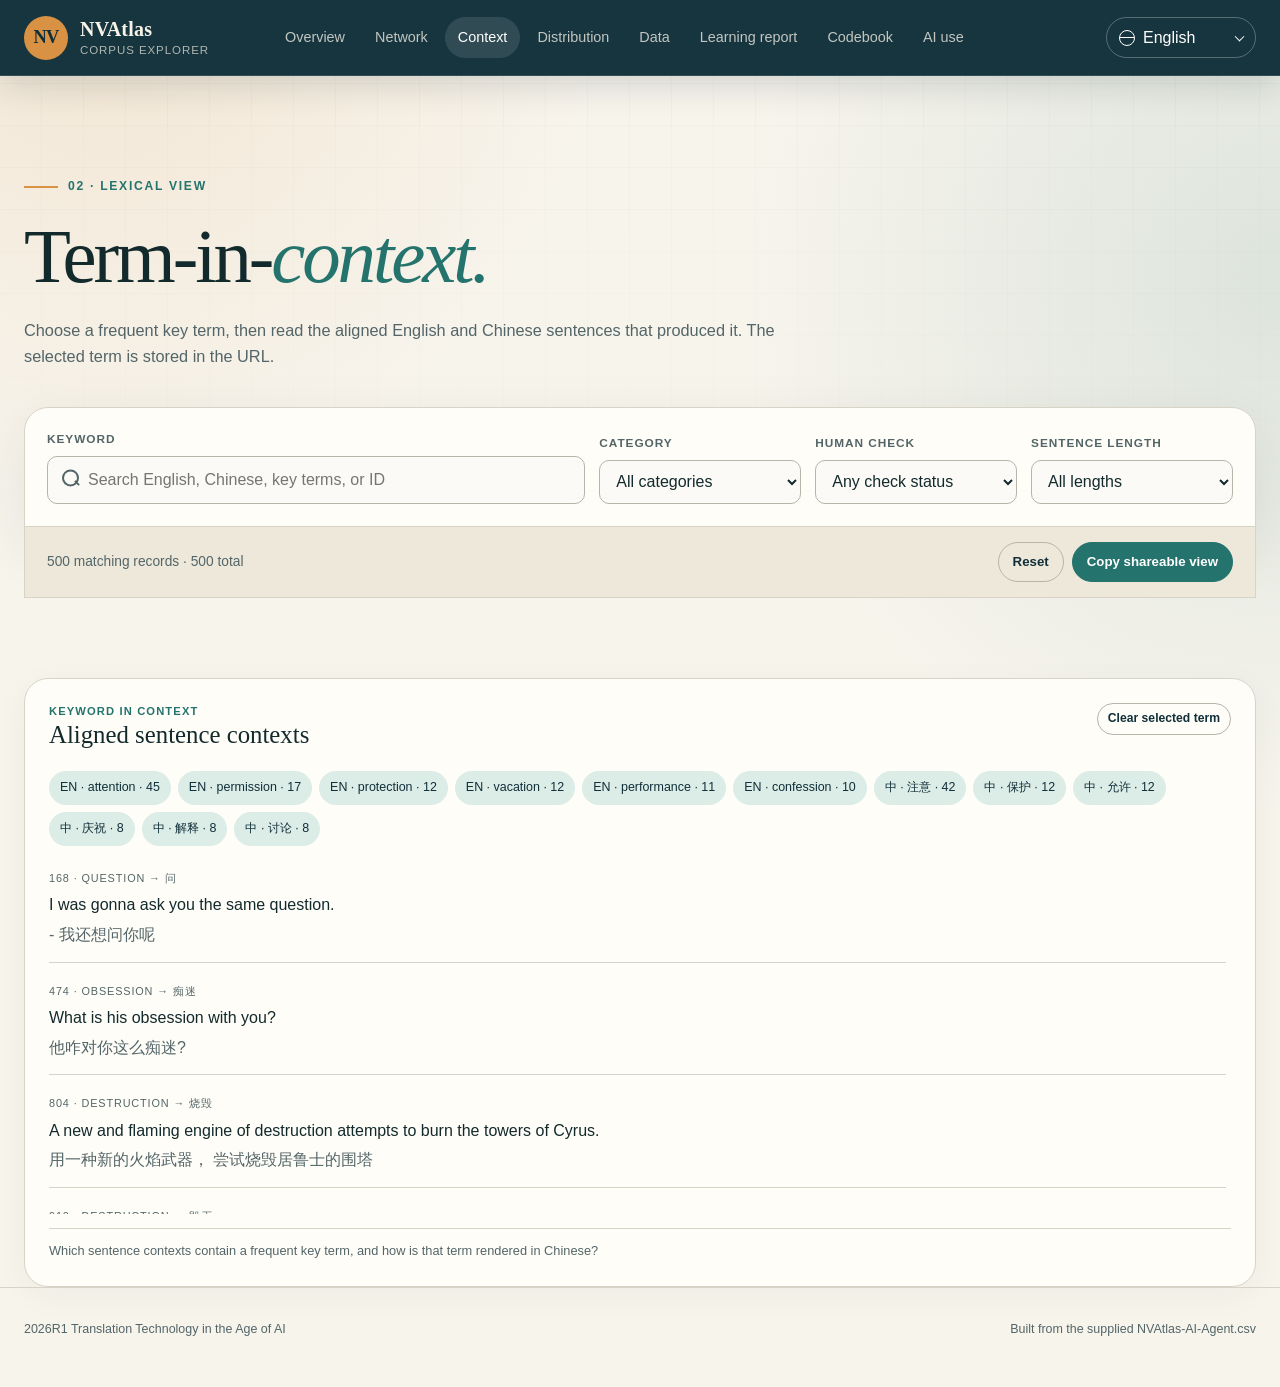
<file: terms.html>
<!doctype html>
<html lang="en" data-lang="en">
  <head>
    <meta charset="utf-8">
    <meta name="viewport" content="width=device-width, initial-scale=1">
    <meta name="description" content="Bilingual keyword-in-context view for the NVAtlas corpus.">
    <title>Term-in-context · NVAtlas</title>
    <link rel="icon" href="assets/favicon.svg" type="image/svg+xml">
    <link rel="stylesheet" href="assets/styles.css">
    <script src="assets/site.js" defer></script>
    <script src="assets/app.js" defer></script>
  </head>
  <body data-page="terms">
    <a class="skip-link" href="#main" data-en="Skip to content" data-zh="跳至主要內容"></a>
    <header class="site-header">
      <a class="brand" href="index.html" data-aria-en="NVAtlas home" data-aria-zh="NVAtlas 首頁">
        <span class="brand-mark" aria-hidden="true">NV</span>
        <span class="brand-copy"><strong>NVAtlas</strong><small data-i18n="brandTagline"></small></span>
      </a>
      <nav class="site-nav" data-aria-en="Main navigation" data-aria-zh="主要導覽">
        <a href="index.html" data-page="overview" data-i18n="navOverview" data-preserve-query></a>
        <a href="network.html" data-page="network" data-i18n="navNetwork" data-preserve-query></a>
        <a href="terms.html" data-page="terms" data-i18n="navTerms" data-preserve-query></a>
        <a href="distribution.html" data-page="distribution" data-i18n="navDistribution" data-preserve-query></a>
        <a href="data.html" data-page="data" data-i18n="navData" data-preserve-query></a>
        <a href="report.html" data-page="report" data-i18n="navReport" data-preserve-query></a>
        <a href="codebook.html" data-page="codebook" data-i18n="navCodebook" data-preserve-query></a>
        <a href="ai-use.html" data-page="ai" data-i18n="navAI" data-preserve-query></a>
      </nav>
      <label class="language-picker">
        <span class="globe" aria-hidden="true"></span>
        <span class="sr-only" data-en="Interface language" data-zh="介面語言"></span>
        <select id="languageSelect" class="language-select" data-aria-en="Interface language" data-aria-zh="介面語言">
          <option value="en">English</option>
          <option value="zh">繁體中文</option>
        </select>
      </label>
    </header>

    <main id="main" class="page-shell">
      <section class="view-hero" aria-labelledby="view-title">
        <p class="eyebrow">02 · Lexical view</p>
        <h1 id="view-title"><span data-en="Term-in-" data-zh="詞語與"></span><em data-en="context." data-zh="上下文。"></em></h1>
        <p data-en="Choose a frequent key term, then read the aligned English and Chinese sentences that produced it. The selected term is stored in the URL." data-zh="選擇一個高頻關鍵詞，再閱讀產生該詞的英文與中文對齊句子。所選詞會保存在網址中。"></p>
      </section>

      <section class="workspace" aria-label="Corpus filters">
        <form class="control-deck" id="filterForm" autocomplete="off">
          <div class="field">
            <label for="searchInput" data-en="Keyword" data-zh="關鍵詞"></label>
            <div class="search-wrap">
              <input id="searchInput" type="search" data-placeholder-en="Search English, Chinese, key terms, or ID" data-placeholder-zh="搜尋英文、中文、關鍵詞或編號">
            </div>
          </div>
          <div class="field">
            <label for="categoryFilter" data-en="Category" data-zh="類別"></label>
            <select id="categoryFilter">
              <option value="" data-i18n="filterAllCategories"></option>
              <option value="action_process" data-i18n="categoryAction"></option>
              <option value="result_process" data-i18n="categoryResult"></option>
              <option value="state_quality" data-i18n="categoryState"></option>
              <option value="lexical_root" data-i18n="categoryRoot"></option>
            </select>
          </div>
          <div class="field">
            <label for="checkedFilter" data-en="Human check" data-zh="人工核查"></label>
            <select id="checkedFilter">
              <option value="" data-i18n="filterAnyCheck"></option>
              <option value="yes" data-i18n="filterChecked"></option>
              <option value="no" data-i18n="filterUnchecked"></option>
            </select>
          </div>
          <div class="field">
            <label for="lengthFilter" data-en="Sentence length" data-zh="句子長度"></label>
            <select id="lengthFilter">
              <option value="" data-i18n="filterAllLengths"></option>
              <option value="short" data-i18n="lengthShort"></option>
              <option value="medium" data-i18n="lengthMedium"></option>
              <option value="long" data-i18n="lengthLong"></option>
            </select>
          </div>
        </form>
        <div class="workspace-footer">
          <div class="result-summary" id="resultSummary" aria-live="polite"></div>
          <div class="button-row">
            <button class="btn" id="resetFilters" type="button" data-en="Reset" data-zh="重設"></button>
            <button class="btn btn-primary" id="shareView" type="button" data-en="Copy shareable view" data-zh="複製分享連結"></button>
          </div>
        </div>
      </section>

      <section class="panel" aria-labelledby="context-title">
        <div class="panel-head">
          <div>
            <p class="panel-kicker">Keyword in context</p>
            <h2 class="panel-title" id="context-title" data-en="Aligned sentence contexts" data-zh="對齊句子上下文"></h2>
          </div>
          <button class="btn btn-small" id="clearTerm" type="button" data-en="Clear selected term" data-zh="清除已選詞語"></button>
        </div>
        <div class="term-browser" id="termBrowser" data-aria-en="Frequent key terms" data-aria-zh="高頻關鍵詞"></div>
        <div class="context-list" id="contextList" aria-live="polite"></div>
        <p class="caption" data-en="Which sentence contexts contain a frequent key term, and how is that term rendered in Chinese?" data-zh="高頻關鍵詞出現在哪些句子的上下文？它在中文裡又如何呈現？"></p>
      </section>
    </main>

    <footer class="site-footer">
      <div class="page-shell"><span data-i18n="footerProject"></span><span data-i18n="footerSource"></span></div>
    </footer>
    <div class="toast" id="toast" role="status" aria-live="polite"></div>
  </body>
</html>
</file>
<file: assets/styles.css>
:root {
  --ink: #132a2d;
  --ink-soft: #536568;
  --paper: #f7f4ec;
  --paper-deep: #eee8db;
  --panel: #fffdf8;
  --navy: #102f39;
  --navy-2: #194754;
  --teal: #24736d;
  --teal-soft: #dcece7;
  --gold: #d99144;
  --gold-soft: #f5e4ce;
  --red: #9f3d32;
  --line: #d8d3c7;
  --line-strong: #b7b4aa;
  --shadow: 0 20px 60px rgba(19, 42, 45, 0.09);
  --radius-lg: 24px;
  --radius-md: 14px;
  --radius-sm: 8px;
  --max: 1420px;
  --serif: "Iowan Old Style", "Palatino Linotype", "Book Antiqua", Georgia, serif;
  --sans: "Segoe UI", "Microsoft JhengHei", "Noto Sans TC", Arial, sans-serif;
}

* {
  box-sizing: border-box;
}

html {
  scroll-behavior: smooth;
}

body {
  margin: 0;
  color: var(--ink);
  background:
    radial-gradient(circle at 8% 0%, rgba(217, 145, 68, 0.14), transparent 31rem),
    radial-gradient(circle at 100% 20%, rgba(36, 115, 109, 0.12), transparent 34rem),
    var(--paper);
  font-family: var(--sans);
  line-height: 1.6;
}

body::before {
  position: fixed;
  inset: 0;
  z-index: -1;
  content: "";
  opacity: 0.22;
  background-image: url("data:image/svg+xml,%3Csvg width='42' height='42' viewBox='0 0 42 42' xmlns='http://www.w3.org/2000/svg'%3E%3Cpath d='M0 41.5h42M41.5 0v42' fill='none' stroke='%23132a2d' stroke-opacity='.11'/%3E%3C/svg%3E");
  mask-image: linear-gradient(to bottom, black, transparent 70%);
}

a {
  color: inherit;
}

button,
input,
select {
  font: inherit;
}

button,
select {
  cursor: pointer;
}

button:focus-visible,
a:focus-visible,
input:focus-visible,
select:focus-visible {
  outline: 3px solid var(--gold);
  outline-offset: 3px;
}

.sr-only {
  position: absolute !important;
  overflow: hidden !important;
  width: 1px !important;
  height: 1px !important;
  padding: 0 !important;
  margin: -1px !important;
  white-space: nowrap !important;
  border: 0 !important;
  clip: rect(0, 0, 0, 0) !important;
  clip-path: inset(50%) !important;
}

.skip-link {
  position: fixed;
  top: 8px;
  left: 8px;
  z-index: 50;
  padding: 10px 14px;
  color: var(--panel);
  background: var(--navy);
  border-radius: var(--radius-sm);
  transform: translateY(-180%);
}

.skip-link:focus {
  transform: translateY(0);
}

.site-header {
  position: sticky;
  top: 0;
  z-index: 20;
  display: flex;
  align-items: center;
  gap: 28px;
  min-height: 76px;
  padding: 10px max(24px, calc((100vw - var(--max)) / 2));
  color: #f8f3e8;
  background: rgba(16, 47, 57, 0.97);
  border-bottom: 1px solid rgba(255, 255, 255, 0.12);
  box-shadow: 0 10px 34px rgba(8, 31, 37, 0.14);
  backdrop-filter: blur(14px);
}

.brand {
  display: inline-flex;
  align-items: center;
  gap: 12px;
  min-width: 220px;
  color: inherit;
  text-decoration: none;
}

.brand-mark {
  display: grid;
  width: 44px;
  height: 44px;
  place-items: center;
  color: var(--navy);
  background: var(--gold);
  border-radius: 50%;
  font-family: var(--serif);
  font-size: 1.15rem;
  font-weight: 700;
  letter-spacing: -0.04em;
}

.brand-copy {
  display: grid;
  line-height: 1.12;
}

.brand-copy strong {
  font-family: var(--serif);
  font-size: 1.25rem;
  letter-spacing: 0.01em;
}

.brand-copy small {
  margin-top: 4px;
  color: rgba(248, 243, 232, 0.68);
  font-size: 0.72rem;
  letter-spacing: 0.08em;
  text-transform: uppercase;
}

.site-nav {
  display: flex;
  flex: 1;
  align-items: center;
  gap: 4px;
}

.site-nav a {
  padding: 9px 13px;
  color: rgba(248, 243, 232, 0.76);
  border-radius: 999px;
  font-size: 0.9rem;
  text-decoration: none;
  transition: color 160ms ease, background 160ms ease;
}

.site-nav a:hover,
.site-nav a[aria-current="page"] {
  color: #fff;
  background: rgba(255, 255, 255, 0.11);
}

.language-picker {
  position: relative;
  display: inline-flex;
  align-items: center;
  gap: 8px;
  padding-left: 12px;
  color: #fff;
  background: transparent;
  border: 1px solid rgba(255, 255, 255, 0.28);
  border-radius: 999px;
}

.language-picker::after {
  position: absolute;
  top: 50%;
  right: 12px;
  width: 6px;
  height: 6px;
  content: "";
  border-right: 1.5px solid currentColor;
  border-bottom: 1.5px solid currentColor;
  pointer-events: none;
  transform: translateY(-70%) rotate(45deg);
}

.language-select {
  min-width: 112px;
  min-height: 38px;
  padding: 7px 32px 7px 0;
  color: #fff;
  background: transparent;
  border: 0;
  appearance: none;
}

.language-select option {
  color: var(--ink);
  background: var(--panel);
}

.language-picker:hover {
  background: rgba(255, 255, 255, 0.1);
}

.language-picker .globe {
  width: 16px;
  height: 16px;
  border: 1.5px solid currentColor;
  border-radius: 50%;
}

.language-picker .globe::before {
  display: block;
  width: 100%;
  height: 1px;
  margin-top: 6px;
  content: "";
  background: currentColor;
}

.page-shell {
  width: min(calc(100% - 48px), var(--max));
  margin: 0 auto;
}

.hero {
  position: relative;
  overflow: hidden;
  display: grid;
  grid-template-columns: minmax(0, 1.2fr) minmax(290px, 0.8fr);
  gap: clamp(30px, 6vw, 90px);
  align-items: end;
  padding: clamp(60px, 9vw, 120px) 0 clamp(42px, 6vw, 78px);
}

.hero::after {
  position: absolute;
  top: 32px;
  right: 3%;
  z-index: -1;
  width: min(43vw, 530px);
  aspect-ratio: 1;
  content: "";
  border: 1px solid rgba(36, 115, 109, 0.2);
  border-radius: 50%;
  box-shadow:
    0 0 0 42px rgba(36, 115, 109, 0.025),
    0 0 0 86px rgba(217, 145, 68, 0.035);
}

.eyebrow {
  display: inline-flex;
  gap: 10px;
  align-items: center;
  margin: 0 0 18px;
  color: var(--teal);
  font-size: 0.76rem;
  font-weight: 700;
  letter-spacing: 0.14em;
  text-transform: uppercase;
}

.eyebrow::before {
  width: 34px;
  height: 2px;
  content: "";
  background: var(--gold);
}

h1,
h2,
h3,
h4 {
  margin-top: 0;
  font-family: var(--serif);
  line-height: 1.1;
  text-wrap: balance;
}

.hero h1 {
  max-width: 780px;
  margin-bottom: 24px;
  font-size: clamp(3rem, 7vw, 6.6rem);
  font-weight: 500;
  letter-spacing: -0.045em;
}

.hero h1 em {
  color: var(--teal);
  font-style: italic;
  font-weight: 400;
}

.hero-lead {
  max-width: 690px;
  margin: 0;
  color: var(--ink-soft);
  font-size: clamp(1rem, 1.6vw, 1.2rem);
}

.hero-note {
  position: relative;
  padding: 28px;
  background: var(--navy);
  color: #f6f2e9;
  border-radius: var(--radius-lg);
  box-shadow: var(--shadow);
}

.hero-note::before {
  display: block;
  width: 38px;
  height: 3px;
  margin-bottom: 20px;
  content: "";
  background: var(--gold);
}

.hero-note strong {
  display: block;
  margin-bottom: 10px;
  font-family: var(--serif);
  font-size: 1.35rem;
  font-weight: 500;
}

.hero-note p {
  margin: 0;
  color: rgba(246, 242, 233, 0.76);
  font-size: 0.9rem;
}

.hero-note .note-stat {
  display: flex;
  gap: 26px;
  margin-top: 24px;
  padding-top: 20px;
  border-top: 1px solid rgba(255, 255, 255, 0.16);
}

.hero-note .note-stat span {
  display: block;
  font-family: var(--serif);
  font-size: 1.8rem;
}

.hero-note .note-stat small {
  color: rgba(246, 242, 233, 0.62);
  font-size: 0.7rem;
  letter-spacing: 0.08em;
  text-transform: uppercase;
}

.alert {
  display: flex;
  gap: 14px;
  align-items: flex-start;
  margin-bottom: 26px;
  padding: 16px 18px;
  color: #633514;
  background: var(--gold-soft);
  border-left: 4px solid var(--gold);
  border-radius: 0 var(--radius-sm) var(--radius-sm) 0;
  font-size: 0.9rem;
}

.alert strong {
  white-space: nowrap;
}

.workspace {
  padding-bottom: 80px;
}

.control-deck {
  display: grid;
  grid-template-columns: minmax(260px, 2fr) repeat(3, minmax(155px, 0.75fr));
  gap: 14px;
  align-items: end;
  padding: 22px;
  background: var(--panel);
  border: 1px solid var(--line);
  border-radius: var(--radius-lg) var(--radius-lg) 0 0;
  box-shadow: var(--shadow);
}

.field {
  display: grid;
  gap: 7px;
  min-width: 0;
}

.field label,
.chart-control label {
  color: var(--ink-soft);
  font-size: 0.74rem;
  font-weight: 700;
  letter-spacing: 0.08em;
  text-transform: uppercase;
}

.search-wrap {
  position: relative;
}

.search-wrap::before {
  position: absolute;
  top: 50%;
  left: 15px;
  width: 13px;
  height: 13px;
  content: "";
  border: 2px solid var(--ink-soft);
  border-radius: 50%;
  transform: translateY(-62%);
}

.search-wrap::after {
  position: absolute;
  top: 55%;
  left: 27px;
  width: 6px;
  height: 2px;
  content: "";
  background: var(--ink-soft);
  transform: rotate(45deg);
}

.control-deck input,
.control-deck select,
.chart-control input,
.chart-control select {
  width: 100%;
  min-height: 44px;
  padding: 10px 12px;
  color: var(--ink);
  background: #fbfaf6;
  border: 1px solid var(--line-strong);
  border-radius: 10px;
}

.control-deck input {
  padding-left: 40px;
}

.workspace-footer {
  display: flex;
  flex-wrap: wrap;
  gap: 12px;
  align-items: center;
  justify-content: space-between;
  padding: 15px 22px;
  background: var(--paper-deep);
  border: 1px solid var(--line);
  border-top: 0;
}

.result-summary {
  color: var(--ink-soft);
  font-size: 0.86rem;
}

.result-summary strong {
  color: var(--ink);
  font-size: 1.05rem;
}

.button-row {
  display: flex;
  flex-wrap: wrap;
  gap: 8px;
}

.btn {
  display: inline-flex;
  gap: 8px;
  align-items: center;
  justify-content: center;
  min-height: 40px;
  padding: 8px 14px;
  color: var(--navy);
  background: transparent;
  border: 1px solid var(--line-strong);
  border-radius: 999px;
  font-size: 0.83rem;
  font-weight: 700;
  text-decoration: none;
}

.btn:hover {
  background: rgba(19, 42, 45, 0.06);
}

.btn-primary {
  color: #fff;
  background: var(--teal);
  border-color: var(--teal);
}

.btn-primary:hover {
  background: var(--navy-2);
}

.btn-small {
  min-height: 32px;
  padding: 4px 10px;
  font-size: 0.76rem;
}

.stats-strip {
  display: grid;
  grid-template-columns: repeat(4, minmax(0, 1fr));
  gap: 1px;
  margin-top: 34px;
  overflow: hidden;
  background: var(--line);
  border: 1px solid var(--line);
  border-radius: var(--radius-md);
}

.view-index {
  display: grid;
  grid-template-columns: repeat(4, minmax(0, 1fr));
  gap: 16px;
  margin-top: 28px;
}

.view-card {
  display: flex;
  min-height: 250px;
  flex-direction: column;
  justify-content: space-between;
  padding: 24px;
  color: inherit;
  background: var(--panel);
  border: 1px solid var(--line);
  border-radius: var(--radius-lg);
  text-decoration: none;
  box-shadow: 0 8px 34px rgba(19, 42, 45, 0.04);
  transition: transform 170ms ease, border-color 170ms ease, box-shadow 170ms ease;
}

.view-card:hover {
  border-color: var(--teal);
  box-shadow: 0 16px 40px rgba(19, 42, 45, 0.09);
  transform: translateY(-3px);
}

.view-number {
  margin-bottom: 30px;
  color: var(--gold);
  font-family: var(--serif);
  font-size: 2.2rem;
}

.view-card h3 {
  margin-bottom: 10px;
  font-size: 1.45rem;
  font-weight: 500;
}

.view-card p {
  margin: 0;
  color: var(--ink-soft);
  font-size: 0.85rem;
}

.view-open {
  margin-top: 24px;
  color: var(--teal);
  font-size: 0.75rem;
  font-weight: 700;
  letter-spacing: 0.06em;
  text-transform: uppercase;
}

.stat {
  padding: 18px 20px;
  background: var(--panel);
}

.stat-value {
  display: block;
  margin-bottom: 3px;
  font-family: var(--serif);
  font-size: 1.8rem;
  line-height: 1;
}

.stat-label {
  color: var(--ink-soft);
  font-size: 0.76rem;
}

.chart-grid {
  display: grid;
  grid-template-columns: minmax(0, 1.55fr) minmax(320px, 0.95fr);
  gap: 22px;
  margin-top: 28px;
}

.panel {
  min-width: 0;
  padding: 24px;
  background: var(--panel);
  border: 1px solid var(--line);
  border-radius: var(--radius-lg);
  box-shadow: 0 8px 34px rgba(19, 42, 45, 0.045);
}

.panel-wide {
  grid-column: 1 / -1;
}

.panel-head {
  display: flex;
  flex-wrap: wrap;
  gap: 16px;
  align-items: flex-start;
  justify-content: space-between;
  margin-bottom: 18px;
}

.panel-title {
  margin-bottom: 5px;
  font-size: 1.55rem;
  font-weight: 500;
}

.panel-kicker {
  margin: 0;
  color: var(--teal);
  font-size: 0.7rem;
  font-weight: 700;
  letter-spacing: 0.1em;
  text-transform: uppercase;
}

.caption {
  margin: 14px 0 0;
  padding-top: 12px;
  color: var(--ink-soft);
  border-top: 1px solid var(--line);
  font-size: 0.8rem;
}

.chart-controls {
  display: flex;
  flex-wrap: wrap;
  gap: 12px;
}

.chart-control {
  display: grid;
  gap: 5px;
  min-width: 130px;
}

.chart-control output {
  float: right;
  color: var(--ink);
  letter-spacing: 0;
}

.range-wrap {
  display: flex;
  gap: 9px;
  align-items: center;
}

.range-wrap input[type="range"] {
  min-width: 110px;
  accent-color: var(--teal);
}

.viz-empty {
  display: grid;
  min-height: 280px;
  place-items: center;
  color: var(--ink-soft);
  text-align: center;
}

.network-wrap {
  overflow: hidden;
  min-height: 430px;
  background:
    linear-gradient(rgba(16, 47, 57, 0.035) 1px, transparent 1px),
    linear-gradient(90deg, rgba(16, 47, 57, 0.035) 1px, transparent 1px);
  background-size: 32px 32px;
  border-radius: var(--radius-md);
}

#networkSvg {
  display: block;
  width: 100%;
  min-height: 430px;
}

#networkSvg .network-edge {
  fill: none;
  stroke: var(--teal);
  stroke-opacity: 0.2;
}

#networkSvg .network-edge:hover {
  stroke: var(--gold);
  stroke-opacity: 0.85;
}

#networkSvg .network-node {
  cursor: pointer;
}

#networkSvg .network-node circle {
  fill: var(--teal);
  stroke: var(--panel);
  stroke-width: 2px;
}

#networkSvg .network-node.target circle {
  fill: var(--gold);
}

#networkSvg .network-node:hover circle,
#networkSvg .network-node:focus circle {
  stroke: var(--navy);
  stroke-width: 3px;
}

#networkSvg .network-node text {
  fill: var(--ink);
  font-family: var(--sans);
  font-size: 12px;
}

#networkSvg .network-column-label {
  fill: var(--ink-soft);
  font-family: var(--sans);
  font-size: 11px;
  font-weight: 700;
  letter-spacing: 0.08em;
  text-transform: uppercase;
}

.term-browser {
  display: flex;
  flex-wrap: wrap;
  gap: 7px;
  max-height: 120px;
  overflow-y: auto;
  margin-bottom: 18px;
}

.term-chip {
  padding: 6px 10px;
  color: var(--navy);
  background: var(--teal-soft);
  border: 1px solid transparent;
  border-radius: 999px;
  font-size: 0.78rem;
}

.term-chip:hover {
  border-color: var(--teal);
}

.term-chip.is-active {
  color: #fff;
  background: var(--teal);
}

.context-list {
  display: grid;
  gap: 14px;
  max-height: 350px;
  overflow-y: auto;
  padding-right: 5px;
}

.context-item {
  padding: 0 0 14px;
  border-bottom: 1px solid var(--line);
}

.context-item:last-child {
  padding-bottom: 0;
  border-bottom: 0;
}

.context-id {
  display: inline-block;
  margin-bottom: 5px;
  color: var(--ink-soft);
  font-size: 0.68rem;
  letter-spacing: 0.08em;
  text-transform: uppercase;
}

.context-en,
.context-zh {
  margin: 0;
}

.context-zh {
  margin-top: 4px;
  color: var(--ink-soft);
}

mark {
  padding: 0 2px;
  color: inherit;
  background: var(--gold-soft);
  border-radius: 3px;
}

.heatmap {
  display: grid;
  grid-template-columns: 92px repeat(4, minmax(68px, 1fr));
  gap: 7px;
  align-items: stretch;
}

.heatmap > div {
  min-height: 62px;
}

.heatmap-header {
  display: grid;
  place-items: end center;
  padding-bottom: 6px;
  color: var(--ink-soft);
  font-size: 0.68rem;
  line-height: 1.25;
  text-align: center;
}

.heatmap-row-label {
  display: flex;
  align-items: center;
  color: var(--ink-soft);
  font-size: 0.74rem;
}

.heat-cell {
  display: grid;
  gap: 1px;
  place-content: center;
  min-height: 62px;
  color: var(--ink);
  background: rgba(36, 115, 109, var(--heat, 0.08));
  border: 1px solid rgba(36, 115, 109, 0.18);
  border-radius: 9px;
  text-align: center;
}

.heat-cell:hover,
.heat-cell.is-active {
  border-color: var(--navy);
  box-shadow: inset 0 0 0 1px var(--navy);
}

.heat-cell strong {
  font-family: var(--serif);
  font-size: 1.2rem;
  line-height: 1;
}

.heat-cell small {
  color: var(--ink-soft);
  font-size: 0.62rem;
}

.data-tools {
  display: flex;
  flex-wrap: wrap;
  gap: 10px;
  align-items: center;
  justify-content: space-between;
  margin-bottom: 12px;
}

.table-wrap {
  overflow-x: auto;
  border-top: 1px solid var(--line);
}

.corpus-table {
  width: 100%;
  min-width: 920px;
  border-collapse: collapse;
  font-size: 0.8rem;
}

.corpus-table th,
.corpus-table td {
  padding: 13px 10px;
  border-bottom: 1px solid var(--line);
  text-align: left;
  vertical-align: top;
}

.corpus-table th {
  position: sticky;
  top: 0;
  z-index: 1;
  color: var(--ink-soft);
  background: var(--panel);
  font-size: 0.68rem;
  letter-spacing: 0.08em;
  text-transform: uppercase;
}

.sort-button {
  padding: 0;
  color: inherit;
  background: none;
  border: 0;
  font: inherit;
  font-weight: 700;
  letter-spacing: inherit;
  text-transform: inherit;
}

.sort-button::after {
  margin-left: 4px;
  content: "↕";
  opacity: 0.35;
}

.sort-button[data-sort-active="true"]::after {
  content: "↑";
  opacity: 1;
}

.sort-button[data-sort-active="true"][data-direction="desc"]::after {
  content: "↓";
}

.corpus-table tbody tr:hover {
  background: rgba(36, 115, 109, 0.045);
}

.source-cell {
  min-width: 300px;
}

.translation-cell {
  min-width: 240px;
}

.pair-button {
  display: inline;
  padding: 0;
  color: var(--teal);
  background: none;
  border: 0;
  font-size: 0.78rem;
  font-weight: 700;
  text-align: left;
  text-decoration: underline;
  text-decoration-style: dotted;
  text-underline-offset: 3px;
}

.tag {
  display: inline-block;
  padding: 2px 7px;
  color: var(--navy);
  background: var(--teal-soft);
  border-radius: 999px;
  font-size: 0.66rem;
  white-space: nowrap;
}

.tag-no {
  color: #703d18;
  background: var(--gold-soft);
}

.pagination {
  display: flex;
  flex-wrap: wrap;
  gap: 8px;
  align-items: center;
  justify-content: flex-end;
  margin-top: 14px;
}

.pagination span {
  color: var(--ink-soft);
  font-size: 0.78rem;
}

.toast {
  position: fixed;
  right: 24px;
  bottom: 24px;
  z-index: 30;
  max-width: 320px;
  padding: 12px 16px;
  color: #fff;
  background: var(--navy);
  border-radius: 10px;
  box-shadow: var(--shadow);
  opacity: 0;
  pointer-events: none;
  transform: translateY(12px);
  transition: opacity 180ms ease, transform 180ms ease;
}

.toast.is-visible {
  opacity: 1;
  transform: translateY(0);
}

.site-footer {
  padding: 32px 0 48px;
  color: var(--ink-soft);
  border-top: 1px solid var(--line);
  font-size: 0.78rem;
}

.site-footer .page-shell {
  display: flex;
  flex-wrap: wrap;
  gap: 12px;
  align-items: center;
  justify-content: space-between;
}

/* Editorial pages */
.view-hero {
  max-width: 980px;
  padding: clamp(56px, 8vw, 94px) 0 38px;
}

.view-hero h1 {
  margin-bottom: 18px;
  font-size: clamp(2.8rem, 6vw, 5.7rem);
  font-weight: 500;
  letter-spacing: -0.04em;
}

.view-hero h1 em {
  color: var(--teal);
  font-weight: 400;
}

.view-hero p:last-child {
  max-width: 760px;
  margin-bottom: 0;
  color: var(--ink-soft);
  font-size: 1.02rem;
}

.workspace > .panel {
  margin-top: 28px;
}

.editorial-hero {
  max-width: 930px;
  padding: clamp(64px, 9vw, 120px) 0 48px;
}

.editorial-hero h1 {
  margin-bottom: 20px;
  font-size: clamp(3rem, 7vw, 6rem);
  font-weight: 500;
  letter-spacing: -0.04em;
}

.editorial-hero p {
  max-width: 760px;
  color: var(--ink-soft);
  font-size: 1.08rem;
}

.article-layout {
  display: grid;
  grid-template-columns: 210px minmax(0, 760px);
  gap: clamp(36px, 7vw, 110px);
  justify-content: center;
  padding-bottom: 90px;
}

.article-toc {
  position: sticky;
  top: 110px;
  align-self: start;
  padding-top: 10px;
}

.article-toc strong {
  display: block;
  margin-bottom: 12px;
  color: var(--ink-soft);
  font-size: 0.68rem;
  letter-spacing: 0.12em;
  text-transform: uppercase;
}

.article-toc a {
  display: block;
  padding: 5px 0;
  color: var(--ink-soft);
  font-size: 0.82rem;
  text-decoration: none;
}

.article-toc a:hover {
  color: var(--teal);
}

.article {
  min-width: 0;
}

.article section {
  padding: 34px 0;
  border-top: 1px solid var(--line);
}

.article section:first-child {
  border-top: 0;
}

.article h2 {
  margin-bottom: 18px;
  font-size: clamp(2rem, 4vw, 3.2rem);
  font-weight: 500;
}

.article h3 {
  margin: 26px 0 10px;
  font-size: 1.45rem;
  font-weight: 500;
}

.article p,
.article li {
  color: #293f42;
}

.article p:first-of-type {
  font-size: 1.08rem;
}

.article blockquote {
  margin: 24px 0;
  padding: 18px 22px;
  color: var(--ink);
  background: var(--teal-soft);
  border-left: 4px solid var(--teal);
}

.article code {
  padding: 2px 5px;
  background: var(--paper-deep);
  border-radius: 4px;
  font-size: 0.88em;
}

.metric-grid {
  display: grid;
  grid-template-columns: repeat(3, minmax(0, 1fr));
  gap: 12px;
  margin: 28px 0;
}

.metric {
  padding: 18px;
  background: var(--panel);
  border: 1px solid var(--line);
  border-radius: var(--radius-md);
}

.metric strong {
  display: block;
  font-family: var(--serif);
  font-size: 2.4rem;
  font-weight: 500;
  line-height: 1;
}

.metric span {
  display: block;
  margin-top: 7px;
  color: var(--ink-soft);
  font-size: 0.74rem;
}

.figure-block {
  margin: 32px 0;
  padding: 24px;
  background: var(--panel);
  border: 1px solid var(--line);
  border-radius: var(--radius-lg);
}

.figure-title {
  margin-bottom: 6px;
  font-size: 1.2rem;
  font-weight: 500;
}

.figure-question {
  margin-bottom: 22px;
  color: var(--ink-soft);
  font-size: 0.8rem;
}

.report-bars {
  display: grid;
  gap: 16px;
}

.report-bar-row {
  display: grid;
  grid-template-columns: minmax(130px, 180px) minmax(90px, 1fr) 42px;
  gap: 12px;
  align-items: center;
  color: inherit;
  text-decoration: none;
}

.report-bar-row > span {
  font-size: 0.78rem;
}

.bar-track {
  height: 14px;
  overflow: hidden;
  background: var(--paper-deep);
  border-radius: 999px;
}

.bar-fill {
  height: 100%;
  background: var(--teal);
  border-radius: inherit;
}

.report-bar-row strong {
  font-family: var(--serif);
  font-size: 1rem;
  text-align: right;
}

.pipeline {
  display: grid;
  grid-template-columns: repeat(4, minmax(0, 1fr));
  gap: 12px;
  align-items: start;
}

.pipeline-step {
  position: relative;
  padding: 17px;
  background: var(--paper);
  border: 1px solid var(--line);
  border-radius: 12px;
}

.pipeline-step:not(:last-child)::after {
  position: absolute;
  top: 50%;
  right: -10px;
  z-index: 2;
  color: var(--teal);
  content: "→";
}

.pipeline-step b {
  display: block;
  margin-bottom: 5px;
  font-family: var(--serif);
  font-size: 1.08rem;
}

.pipeline-step span {
  color: var(--ink-soft);
  font-size: 0.72rem;
}

.codebook-grid {
  display: grid;
  gap: 18px;
}

.codebook-card {
  padding: 24px;
  background: var(--panel);
  border: 1px solid var(--line);
  border-top: 4px solid var(--teal);
  border-radius: 0 0 var(--radius-md) var(--radius-md);
}

.codebook-card:nth-child(2) {
  border-top-color: #4c8577;
}

.codebook-card:nth-child(3) {
  border-top-color: var(--gold);
}

.codebook-card:nth-child(4) {
  border-top-color: #728b8e;
}

.codebook-card h3 {
  margin: 0 0 14px;
}

.codebook-card dl {
  display: grid;
  gap: 10px;
  margin: 0;
}

.codebook-card dt {
  color: var(--teal);
  font-size: 0.68rem;
  font-weight: 700;
  letter-spacing: 0.08em;
  text-transform: uppercase;
}

.codebook-card dd {
  margin: 2px 0 0;
  color: #31464a;
  font-size: 0.91rem;
}

.callout {
  margin: 24px 0;
  padding: 22px;
  background: var(--navy);
  color: #fff;
  border-radius: var(--radius-md);
}

.callout p {
  margin: 0;
  color: rgba(255, 255, 255, 0.78);
}

.checklist {
  display: grid;
  gap: 10px;
  padding-left: 0;
  list-style: none;
}

.checklist li {
  position: relative;
  padding-left: 30px;
}

.checklist li::before {
  position: absolute;
  top: 2px;
  left: 0;
  display: grid;
  width: 20px;
  height: 20px;
  place-items: center;
  color: var(--teal);
  content: "✓";
  background: var(--teal-soft);
  border-radius: 50%;
  font-size: 0.72rem;
  font-weight: 700;
}

.checklist li.pending::before {
  color: #87521d;
  content: "!";
  background: var(--gold-soft);
}

.lang-version[hidden] {
  display: none !important;
}

@media (max-width: 1040px) {
  .site-header {
    gap: 16px;
  }

  .brand {
    min-width: auto;
  }

  .brand-copy small {
    display: none;
  }

  .site-nav a {
    padding: 8px 9px;
    font-size: 0.82rem;
  }

  .hero {
    grid-template-columns: 1fr;
  }

  .hero-note {
    max-width: 620px;
  }

  .control-deck {
    grid-template-columns: 2fr 1fr 1fr;
  }

  .control-deck .field:nth-child(4) {
    grid-column: 2 / 4;
  }

  .chart-grid {
    grid-template-columns: 1fr;
  }

  .view-index {
    grid-template-columns: repeat(2, minmax(0, 1fr));
  }

  .metric-grid {
    grid-template-columns: repeat(2, minmax(0, 1fr));
  }

  .pipeline {
    grid-template-columns: repeat(2, minmax(0, 1fr));
  }

  .pipeline-step:nth-child(2)::after {
    display: none;
  }
}

@media (max-width: 760px) {
  .site-header {
    position: relative;
    flex-wrap: wrap;
    padding: 12px 18px;
  }

  .brand {
    flex: 1;
  }

  .site-nav {
    order: 3;
    flex-basis: 100%;
    flex-wrap: wrap;
    padding-bottom: 3px;
  }

  .site-nav a {
    white-space: nowrap;
  }

  .page-shell {
    width: min(calc(100% - 28px), var(--max));
  }

  .hero {
    padding-top: 52px;
  }

  .hero h1 {
    font-size: clamp(2.7rem, 15vw, 4.4rem);
  }

  .hero-note {
    padding: 22px;
  }

  .control-deck {
    grid-template-columns: 1fr;
    padding: 16px;
  }

  .control-deck .field:nth-child(4) {
    grid-column: auto;
  }

  .workspace-footer {
    padding: 14px 16px;
  }

  .stats-strip {
    grid-template-columns: repeat(2, minmax(0, 1fr));
  }

  .panel {
    padding: 18px;
  }

  .view-index {
    grid-template-columns: 1fr;
  }

  .view-card {
    min-height: 210px;
  }

  .chart-controls {
    width: 100%;
  }

  .chart-control {
    flex: 1;
  }

  .network-wrap,
  #networkSvg {
    min-height: 360px;
  }

  .heatmap {
    grid-template-columns: 76px repeat(4, minmax(49px, 1fr));
    gap: 4px;
  }

  .heatmap > div {
    min-height: 58px;
  }

  .heatmap-header {
    writing-mode: vertical-rl;
    place-items: end center;
  }

  .article-layout {
    grid-template-columns: 1fr;
  }

  .article-toc {
    position: static;
    display: none;
  }

  .metric-grid,
  .pipeline {
    grid-template-columns: 1fr;
  }

  .pipeline-step::after {
    display: none;
  }

  .report-bar-row {
    grid-template-columns: 120px 1fr 36px;
  }
}

@media (prefers-reduced-motion: reduce) {
  *,
  *::before,
  *::after {
    scroll-behavior: auto !important;
    transition-duration: 0.01ms !important;
  }
}
</file>
